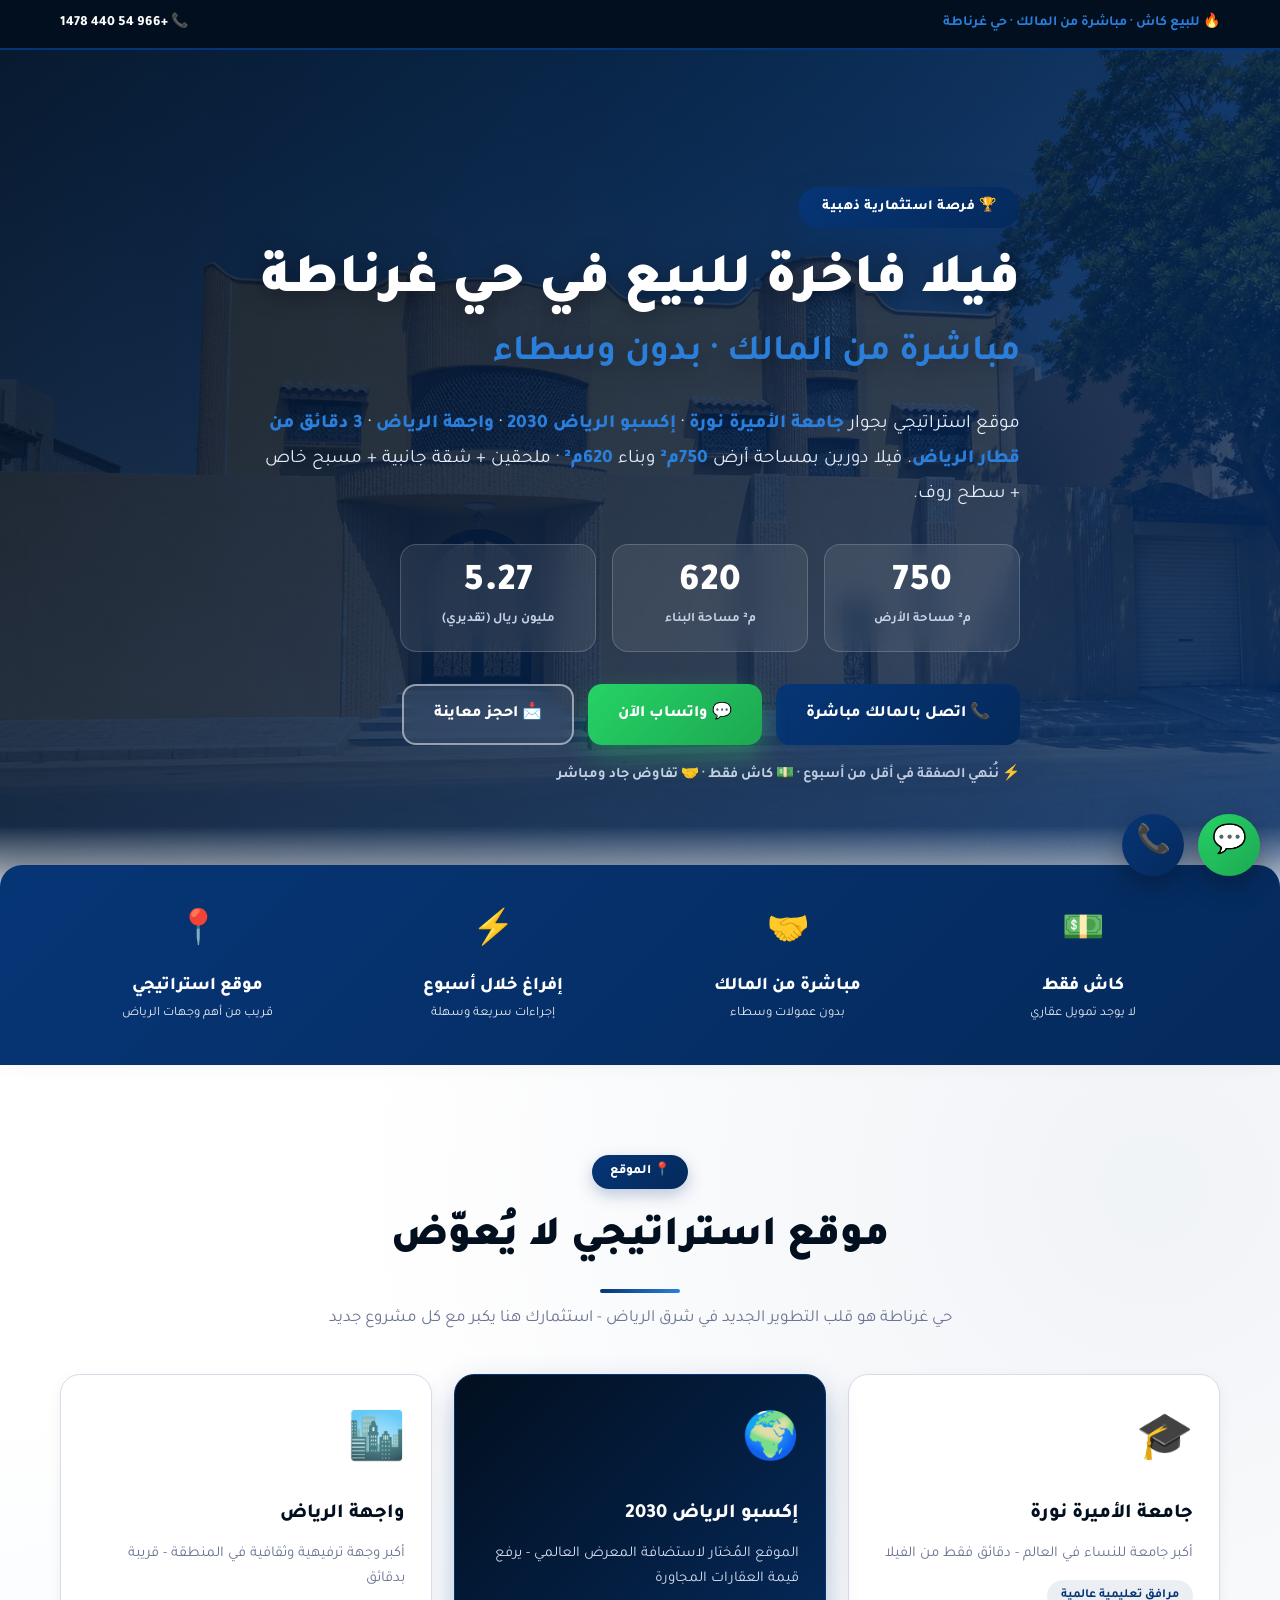
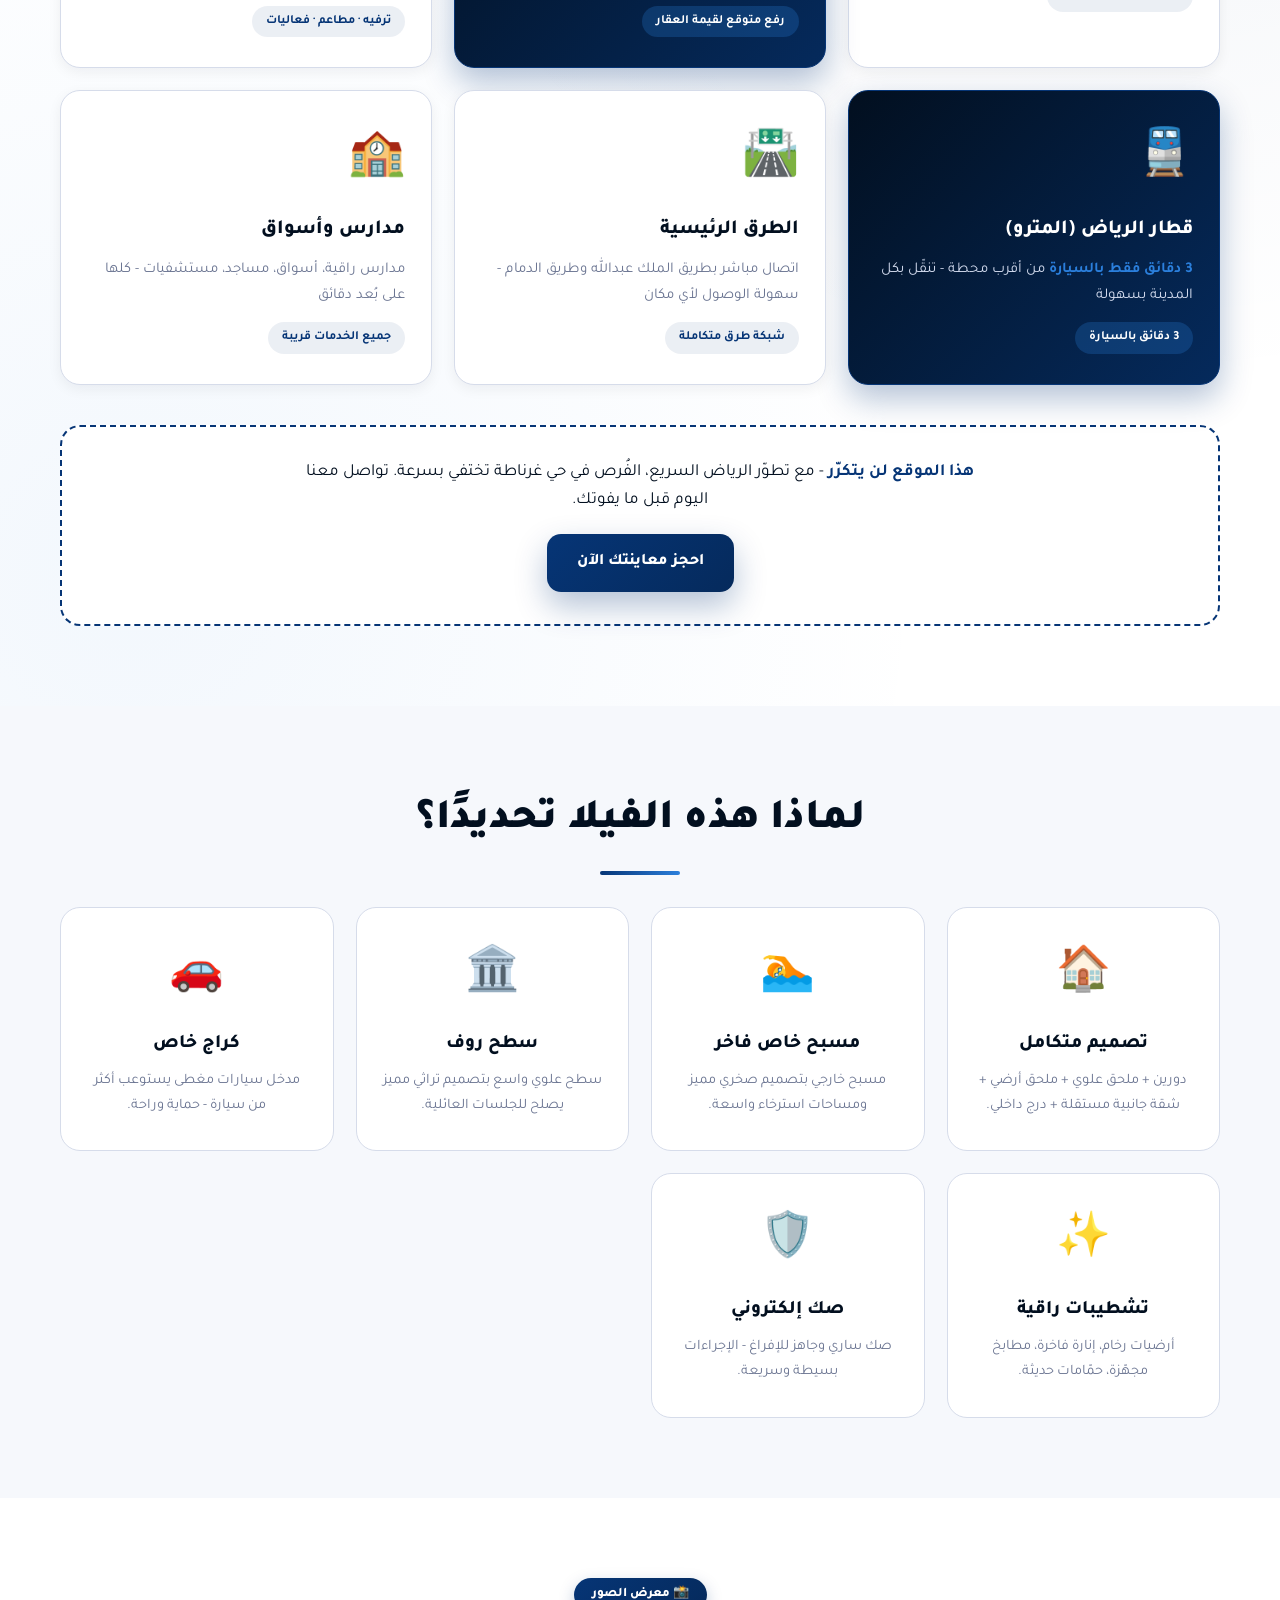
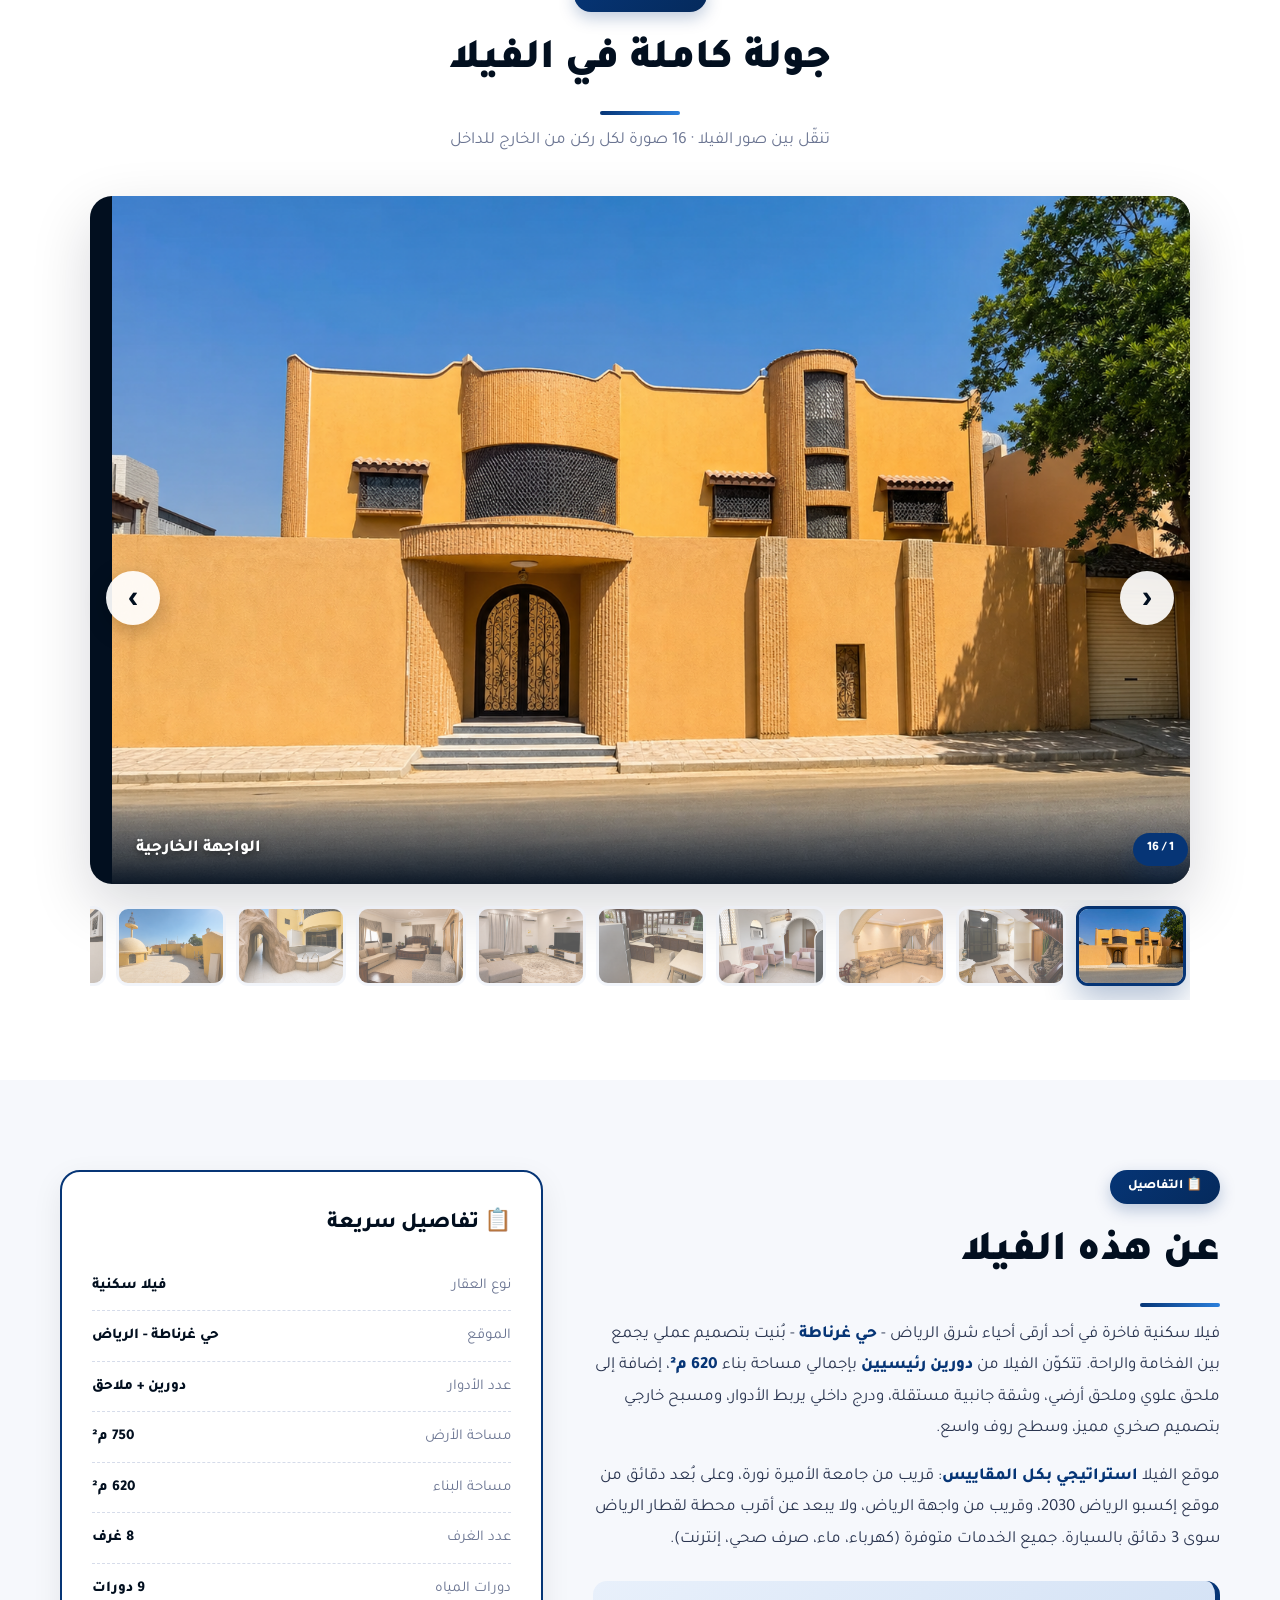
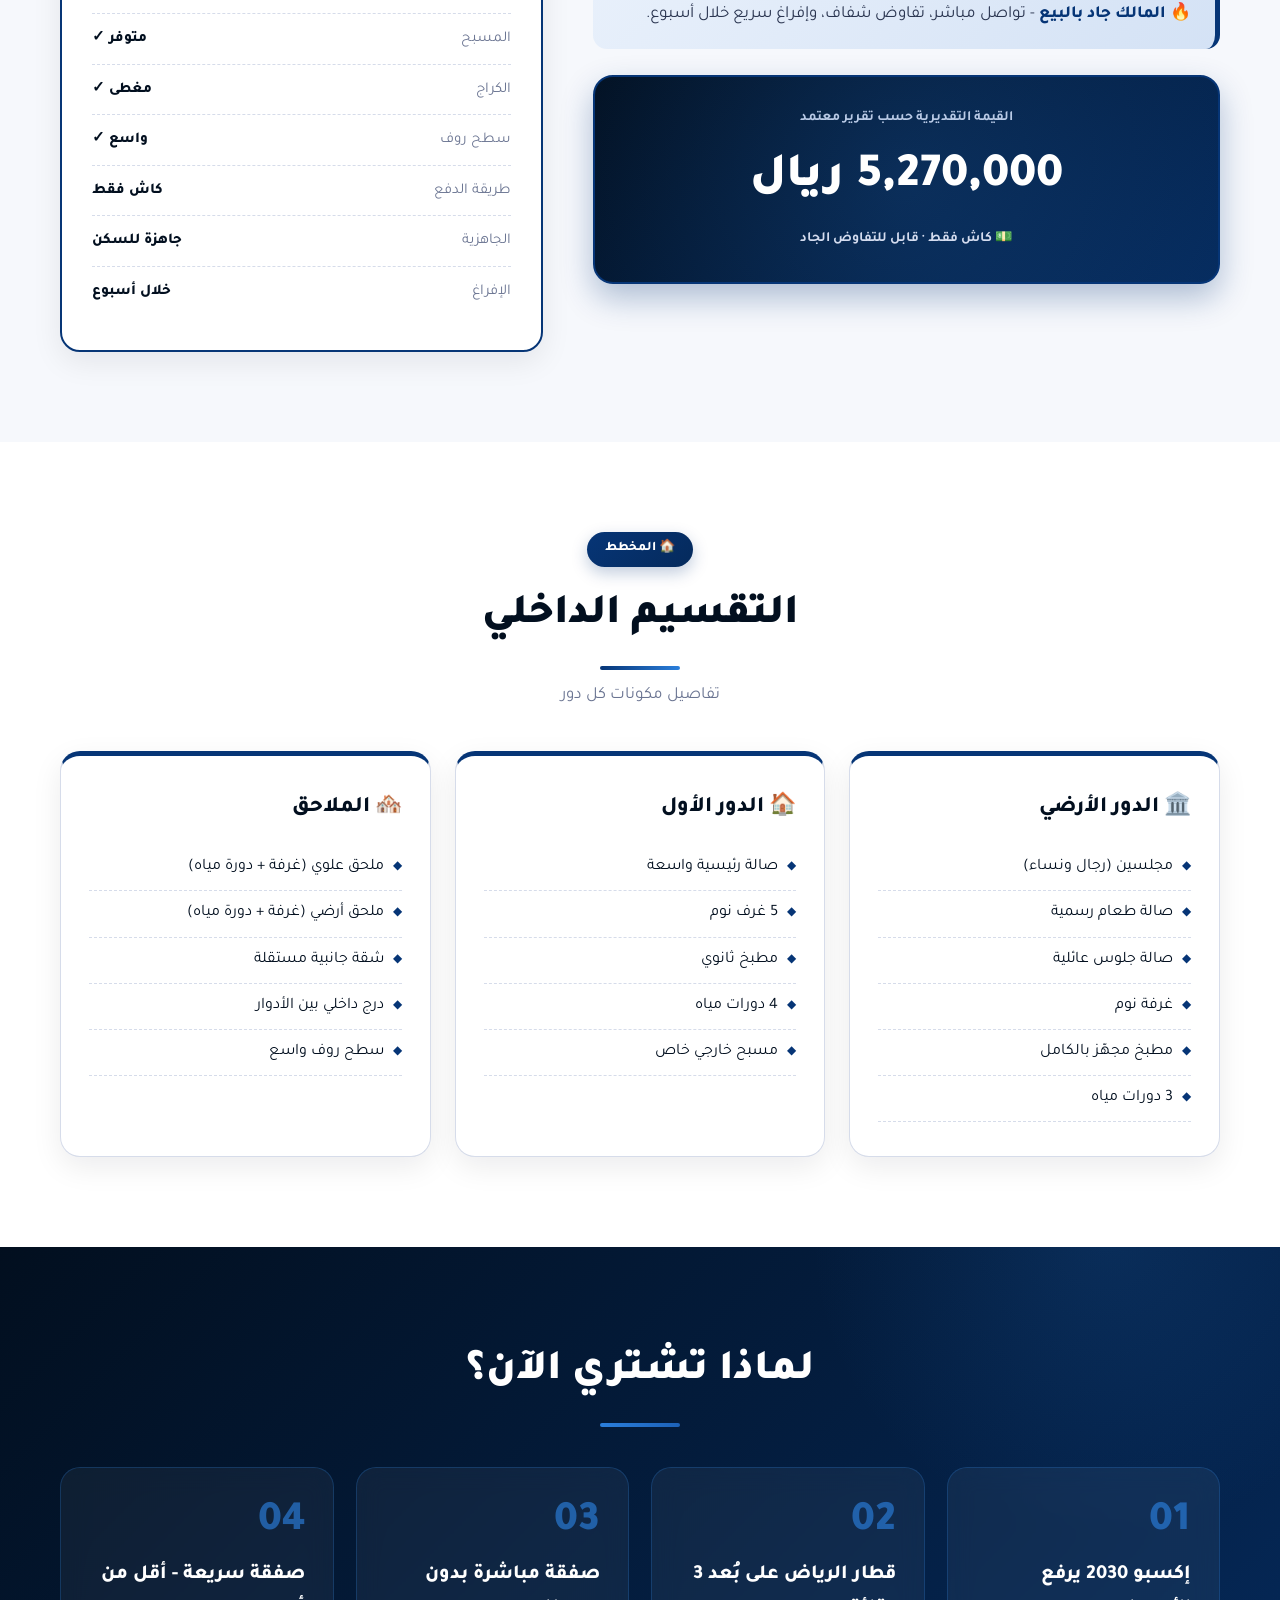
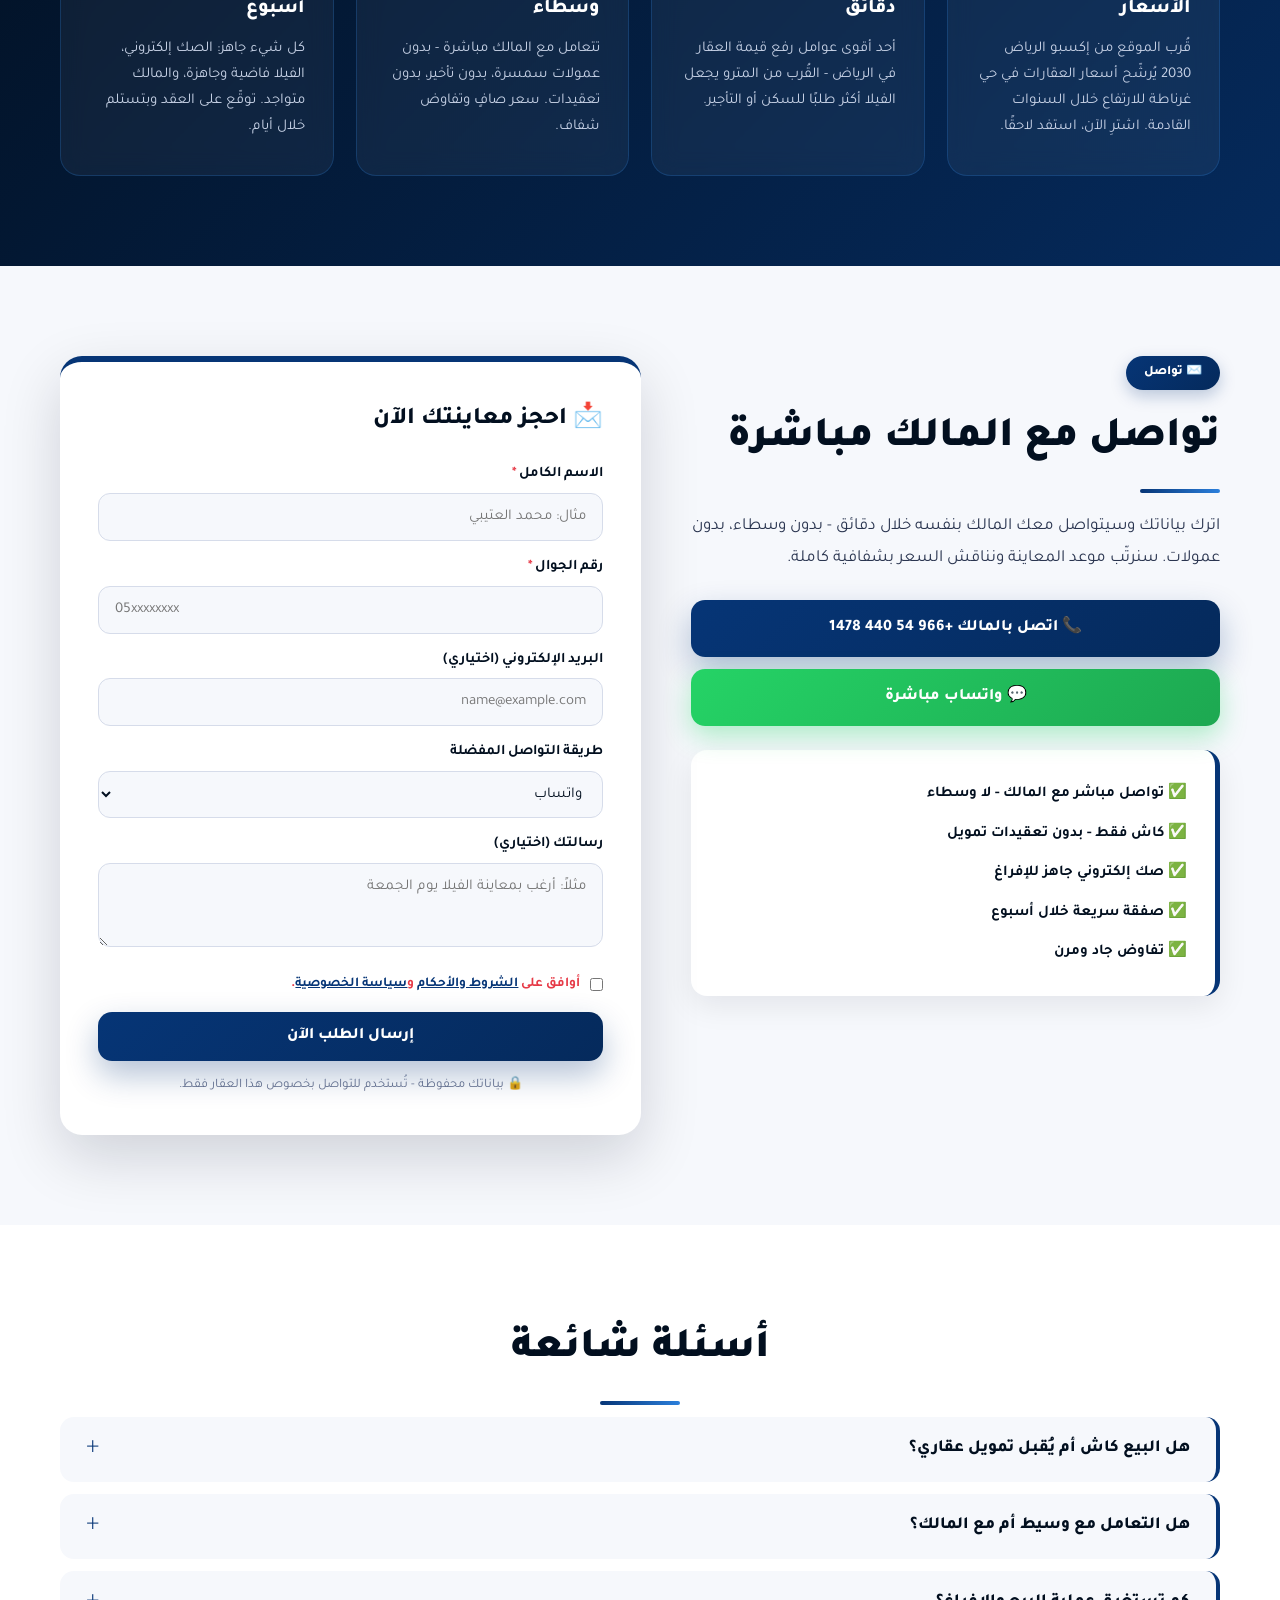
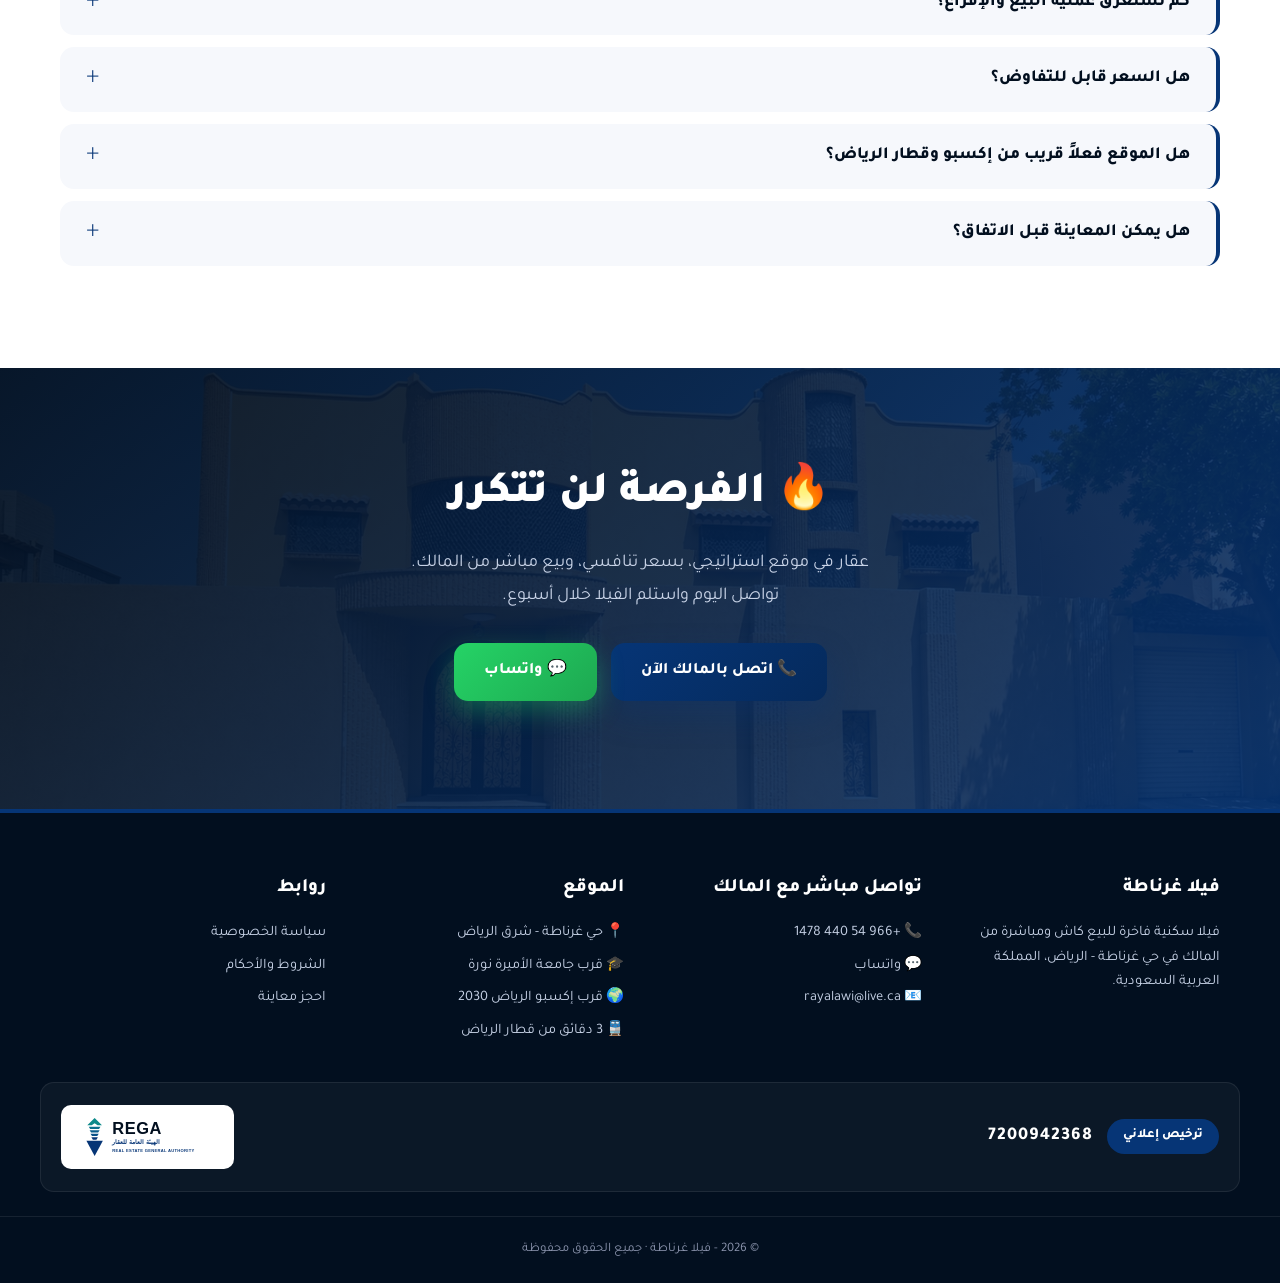
<file: index.html>
<!DOCTYPE html>
<html lang="ar" dir="rtl">
<head>
<meta charset="UTF-8" />
<meta name="viewport" content="width=device-width, initial-scale=1.0" />

<!-- Google tag (gtag.js) -->
<script async src="https://www.googletagmanager.com/gtag/js?id=AW-18141501943"></script>
<script>
  window.dataLayer = window.dataLayer || [];
  function gtag(){dataLayer.push(arguments);}
  gtag('js', new Date());
  gtag('config', 'AW-18141501943');
</script>

<title>فيلا فاخرة للبيع في حي غرناطة - الرياض | كاش فقط · 5.27 مليون ريال</title>
<meta name="description" content="فيلا سكنية للبيع مباشرة من المالك في حي غرناطة شرق الرياض، 750م² أرض و620م² بناء، قريبة من جامعة الأميرة نورة وإكسبو 2030 وواجهة الرياض ومحطة قطار الرياض. كاش فقط - بيع سريع." />
<meta name="keywords" content="فيلا للبيع, فيلا في الرياض, حي غرناطة, عقارات الرياض, جامعة الأميرة نورة, إكسبو الرياض 2030, واجهة الرياض, قطار الرياض, فيلا كاش, شرق الرياض, فيلا دورين, فيلا مع مسبح" />
<meta name="robots" content="index, follow, max-image-preview:large" />
<meta name="googlebot" content="index, follow, max-image-preview:large" />
<meta name="author" content="مالك العقار - حي غرناطة" />
<meta name="theme-color" content="#0a3d2e" />

<!-- Canonical -->
<link rel="canonical" href="https://villainriyadh.com/" />

<!-- hreflang -->
<link rel="alternate" hreflang="ar-SA" href="https://villainriyadh.com/" />
<link rel="alternate" hreflang="ar" href="https://villainriyadh.com/" />
<link rel="alternate" hreflang="x-default" href="https://villainriyadh.com/" />

<!-- Geo / Saudi Arabia local SEO -->
<meta name="geo.region" content="SA-01" />
<meta name="geo.placename" content="الرياض - حي غرناطة" />
<meta name="geo.position" content="24.8050;46.7705" />
<meta name="ICBM" content="24.8050, 46.7705" />

<!-- Open Graph -->
<meta property="og:type" content="website" />
<meta property="og:site_name" content="فيلا حي غرناطة - الرياض" />
<meta property="og:url" content="https://villainriyadh.com/" />
<meta property="og:title" content="فيلا فاخرة للبيع - حي غرناطة - مباشرة من المالك" />
<meta property="og:description" content="موقع استراتيجي بجوار جامعة الأميرة نورة وإكسبو 2030 وقطار الرياض. 750م² · بيع كاش · مباشرة من المالك." />
<meta property="og:image" content="https://villainriyadh.com/images/exterior.png" />
<meta property="og:image:secure_url" content="https://villainriyadh.com/images/exterior.png" />
<meta property="og:image:type" content="image/png" />
<meta property="og:image:width" content="1200" />
<meta property="og:image:height" content="630" />
<meta property="og:image:alt" content="فيلا فاخرة للبيع في حي غرناطة - الرياض" />
<meta property="og:locale" content="ar_SA" />

<!-- Twitter Card -->
<meta name="twitter:card" content="summary_large_image" />
<meta name="twitter:title" content="فيلا فاخرة للبيع - حي غرناطة - الرياض" />
<meta name="twitter:description" content="750م² أرض · 620م² بناء · قرب جامعة الأميرة نورة وإكسبو 2030. كاش فقط - مباشرة من المالك." />
<meta name="twitter:image" content="https://villainriyadh.com/images/exterior.png" />
<meta name="twitter:image:alt" content="فيلا فاخرة للبيع في حي غرناطة - الرياض" />

<!-- Favicon -->
<link rel="icon" type="image/svg+xml" href="images/rega-logo.svg" />
<link rel="apple-touch-icon" href="images/rega-logo.svg" />

<!-- Performance hints -->
<link rel="preconnect" href="https://fonts.googleapis.com" />
<link rel="preconnect" href="https://fonts.gstatic.com" crossorigin />
<link rel="preload" as="image" href="images/exterior.png" fetchpriority="high" />
<link href="https://fonts.googleapis.com/css2?family=Tajawal:wght@400;500;700;800;900&display=swap" rel="stylesheet" />
<link rel="stylesheet" href="styles.css" />

<script type="application/ld+json">
{
  "@context": "https://schema.org",
  "@type": "SingleFamilyResidence",
  "@id": "https://villainriyadh.com/#villa",
  "url": "https://villainriyadh.com/",
  "name": "فيلا سكنية للبيع - حي غرناطة - الرياض",
  "description": "فيلا دورين بمساحة بناء 620م² على أرض 750م² في حي غرناطة بالرياض، قريبة من جامعة الأميرة نورة وإكسبو 2030 وواجهة الرياض وقطار الرياض. كاش فقط - مباشرة من المالك.",
  "image": [
    "https://villainriyadh.com/images/exterior.png",
    "https://villainriyadh.com/images/majlis-formal.png",
    "https://villainriyadh.com/images/kitchen-main.png",
    "https://villainriyadh.com/images/master-bedroom.png",
    "https://villainriyadh.com/images/living-room.png",
    "https://villainriyadh.com/images/pool.png",
    "https://villainriyadh.com/images/rooftop.png",
    "https://villainriyadh.com/images/entrance.png"
  ],
  "address": {
    "@type": "PostalAddress",
    "streetAddress": "حي غرناطة",
    "addressLocality": "الرياض",
    "addressRegion": "منطقة الرياض",
    "addressCountry": "SA"
  },
  "geo": {
    "@type": "GeoCoordinates",
    "latitude": 24.8050,
    "longitude": 46.7705
  },
  "areaServed": {
    "@type": "City",
    "name": "الرياض",
    "containedInPlace": {
      "@type": "Country",
      "name": "المملكة العربية السعودية"
    }
  },
  "numberOfRooms": 8,
  "numberOfBedrooms": 5,
  "numberOfBathroomsTotal": 6,
  "numberOfFullBathrooms": 6,
  "floorSize": { "@type": "QuantitativeValue", "value": 620, "unitCode": "MTK" },
  "lotSize": { "@type": "QuantitativeValue", "value": 750, "unitCode": "MTK" },
  "yearBuilt": 2018,
  "amenityFeature": [
    { "@type": "LocationFeatureSpecification", "name": "مسبح خاص", "value": true },
    { "@type": "LocationFeatureSpecification", "name": "سطح روف", "value": true },
    { "@type": "LocationFeatureSpecification", "name": "ملحقين", "value": true },
    { "@type": "LocationFeatureSpecification", "name": "شقة جانبية", "value": true },
    { "@type": "LocationFeatureSpecification", "name": "موقف سيارات مغطى", "value": true },
    { "@type": "LocationFeatureSpecification", "name": "مجلس رجال ومجلس نساء", "value": true }
  ],
  "offers": {
    "@type": "Offer",
    "url": "https://villainriyadh.com/",
    "price": "5270000",
    "priceCurrency": "SAR",
    "availability": "https://schema.org/InStock",
    "paymentAccepted": "Cash",
    "validFrom": "2026-05-04",
    "seller": {
      "@type": "Person",
      "name": "مالك العقار",
      "telephone": "+966544401478",
      "areaServed": {
        "@type": "City",
        "name": "الرياض"
      }
    }
  }
}
</script>

<script type="application/ld+json">
{
  "@context": "https://schema.org",
  "@type": "BreadcrumbList",
  "itemListElement": [
    { "@type": "ListItem", "position": 1, "name": "الرئيسية", "item": "https://villainriyadh.com/" },
    { "@type": "ListItem", "position": 2, "name": "عقارات الرياض" },
    { "@type": "ListItem", "position": 3, "name": "فيلا حي غرناطة" }
  ]
}
</script>
</head>
<body>

<!-- Top bar -->
<div class="topbar">
  <div class="container topbar-inner">
    <span class="topbar-tag">🔥 للبيع كاش · مباشرة من المالك · حي غرناطة</span>
    <a href="tel:+966544401478" class="topbar-phone">📞 +966 54 440 1478</a>
  </div>
</div>

<!-- Hero -->
<header class="hero">
  <div class="hero-overlay"></div>
  <div class="container hero-content">
    <span class="hero-badge">🏆 فرصة استثمارية ذهبية</span>
    <h1>فيلا فاخرة للبيع في حي غرناطة<br/><span class="hero-h1-sub">مباشرة من المالك · بدون وسطاء</span></h1>
    <p class="hero-sub">
      موقع استراتيجي بجوار <b>جامعة الأميرة نورة</b> · <b>إكسبو الرياض 2030</b> · <b>واجهة الرياض</b> ·
      <b>3 دقائق من قطار الرياض</b>. فيلا دورين بمساحة أرض <b>750م²</b> وبناء <b>620م²</b> ·
      ملحقين + شقة جانبية + مسبح خاص + سطح روف.
    </p>

    <div class="hero-stats">
      <div class="stat"><span class="stat-num">750</span><span class="stat-lbl">م² مساحة الأرض</span></div>
      <div class="stat"><span class="stat-num">620</span><span class="stat-lbl">م² مساحة البناء</span></div>
      <div class="stat"><span class="stat-num">5.27</span><span class="stat-lbl">مليون ريال (تقديري)</span></div>
    </div>

    <div class="hero-cta">
      <a href="tel:+966544401478" class="btn btn-primary" data-trigger="call" data-trigger-source="hero">📞 اتصل بالمالك مباشرة</a>
      <a href="https://wa.me/966544401478?text=مرحباً، أرغب بالاستفسار عن فيلا حي غرناطة" target="_blank" rel="noopener" class="btn btn-whatsapp" data-trigger="whatsapp" data-trigger-source="hero">💬 واتساب الآن</a>
      <a href="#lead-form" class="btn btn-outline" data-trigger="form_scroll" data-trigger-source="hero">📩 احجز معاينة</a>
    </div>
    <p class="hero-note">⚡ نُنهي الصفقة في أقل من أسبوع · 💵 كاش فقط · 🤝 تفاوض جاد ومباشر</p>
  </div>
</header>

<!-- Urgency banner -->
<section class="urgency">
  <div class="container">
    <div class="urgency-grid">
      <div><span class="urgency-icon">💵</span><b>كاش فقط</b><small>لا يوجد تمويل عقاري</small></div>
      <div><span class="urgency-icon">🤝</span><b>مباشرة من المالك</b><small>بدون عمولات وسطاء</small></div>
      <div><span class="urgency-icon">⚡</span><b>إفراغ خلال أسبوع</b><small>إجراءات سريعة وسهلة</small></div>
      <div><span class="urgency-icon">📍</span><b>موقع استراتيجي</b><small>قريب من أهم وجهات الرياض</small></div>
    </div>
  </div>
</section>

<!-- Strategic Location - the killer section -->
<section class="location">
  <div class="container">
    <span class="section-badge">📍 الموقع</span>
    <h2 class="section-title">موقع استراتيجي لا يُعوّض</h2>
    <p class="section-sub">حي غرناطة هو قلب التطوير الجديد في شرق الرياض - استثمارك هنا يكبر مع كل مشروع جديد</p>

    <div class="location-grid">
      <div class="loc-card">
        <span class="loc-icon">🎓</span>
        <h3>جامعة الأميرة نورة</h3>
        <p>أكبر جامعة للنساء في العالم - دقائق فقط من الفيلا</p>
        <span class="loc-tag">مرافق تعليمية عالمية</span>
      </div>
      <div class="loc-card highlight">
        <span class="loc-icon">🌍</span>
        <h3>إكسبو الرياض 2030</h3>
        <p>الموقع المُختار لاستضافة المعرض العالمي - يرفع قيمة العقارات المجاورة</p>
        <span class="loc-tag">رفع متوقع لقيمة العقار</span>
      </div>
      <div class="loc-card">
        <span class="loc-icon">🏙️</span>
        <h3>واجهة الرياض</h3>
        <p>أكبر وجهة ترفيهية وثقافية في المنطقة - قريبة بدقائق</p>
        <span class="loc-tag">ترفيه · مطاعم · فعاليات</span>
      </div>
      <div class="loc-card highlight">
        <span class="loc-icon">🚆</span>
        <h3>قطار الرياض (المترو)</h3>
        <p><b>3 دقائق فقط بالسيارة</b> من أقرب محطة - تنقّل بكل المدينة بسهولة</p>
        <span class="loc-tag">3 دقائق بالسيارة</span>
      </div>
      <div class="loc-card">
        <span class="loc-icon">🛣️</span>
        <h3>الطرق الرئيسية</h3>
        <p>اتصال مباشر بطريق الملك عبدالله وطريق الدمام - سهولة الوصول لأي مكان</p>
        <span class="loc-tag">شبكة طرق متكاملة</span>
      </div>
      <div class="loc-card">
        <span class="loc-icon">🏫</span>
        <h3>مدارس وأسواق</h3>
        <p>مدارس راقية، أسواق، مساجد، مستشفيات - كلها على بُعد دقائق</p>
        <span class="loc-tag">جميع الخدمات قريبة</span>
      </div>
    </div>

    <div class="location-cta">
      <p><b>هذا الموقع لن يتكرّر</b> - مع تطوّر الرياض السريع، الفُرص في حي غرناطة تختفي بسرعة. تواصل معنا اليوم قبل ما يفوتك.</p>
      <a href="#lead-form" class="btn btn-primary">احجز معاينتك الآن</a>
    </div>
  </div>
</section>

<!-- Quick highlights -->
<section class="highlights">
  <div class="container">
    <h2 class="section-title">لماذا هذه الفيلا تحديدًا؟</h2>
    <div class="highlights-grid">
      <div class="hl"><span>🏠</span><h3>تصميم متكامل</h3><p>دورين + ملحق علوي + ملحق أرضي + شقة جانبية مستقلة + درج داخلي.</p></div>
      <div class="hl"><span>🏊</span><h3>مسبح خاص فاخر</h3><p>مسبح خارجي بتصميم صخري مميز ومساحات استرخاء واسعة.</p></div>
      <div class="hl"><span>🏛️</span><h3>سطح روف</h3><p>سطح علوي واسع بتصميم تراثي مميز يصلح للجلسات العائلية.</p></div>
      <div class="hl"><span>🚗</span><h3>كراج خاص</h3><p>مدخل سيارات مغطى يستوعب أكثر من سيارة - حماية وراحة.</p></div>
      <div class="hl"><span>✨</span><h3>تشطيبات راقية</h3><p>أرضيات رخام، إنارة فاخرة، مطابخ مجهّزة، حمّامات حديثة.</p></div>
      <div class="hl"><span>🛡️</span><h3>صك إلكتروني</h3><p>صك ساري وجاهز للإفراغ - الإجراءات بسيطة وسريعة.</p></div>
    </div>
  </div>
</section>

<!-- Gallery - INTERACTIVE CAROUSEL -->
<section class="gallery" id="gallery">
  <div class="container">
    <span class="section-badge">📸 معرض الصور</span>
    <h2 class="section-title">جولة كاملة في الفيلا</h2>
    <p class="section-sub">تنقّل بين صور الفيلا · 16 صورة لكل ركن من الخارج للداخل</p>

    <div class="carousel" id="carousel" aria-roledescription="carousel">
      <button class="car-arrow car-prev" aria-label="السابق" type="button">‹</button>
      <button class="car-arrow car-next" aria-label="التالي" type="button">›</button>

      <div class="car-stage">
        <div class="car-track">
          <div class="car-slide active" data-label="الواجهة الخارجية"><img src="images/exterior.png" alt="الواجهة الخارجية للفيلا"/></div>
          <div class="car-slide" data-label="المدخل الرئيسي"><img src="images/entrance.png" alt="المدخل الرئيسي" loading="lazy"/></div>
          <div class="car-slide" data-label="المجلس الرئيسي"><img src="images/majlis-formal.png" alt="المجلس الرئيسي" loading="lazy"/></div>
          <div class="car-slide" data-label="مجلس النساء"><img src="images/ladies-majlis.png" alt="مجلس النساء" loading="lazy"/></div>
          <div class="car-slide" data-label="المطبخ الرئيسي"><img src="images/kitchen-main.png" alt="المطبخ الرئيسي" loading="lazy"/></div>
          <div class="car-slide" data-label="صالة الجلوس"><img src="images/living-room.png" alt="صالة الجلوس العائلية" loading="lazy"/></div>
          <div class="car-slide" data-label="غرفة النوم الرئيسية"><img src="images/master-bedroom.png" alt="غرفة النوم الرئيسية" loading="lazy"/></div>
          <div class="car-slide" data-label="المسبح المميز"><img src="images/pool-cave.png" alt="المسبح بتصميم صخري" loading="lazy"/></div>
          <div class="car-slide" data-label="سطح الروف"><img src="images/rooftop.png" alt="سطح الفيلا" loading="lazy"/></div>
          <div class="car-slide" data-label="الدرج الداخلي"><img src="images/stairs.png" alt="الدرج الداخلي" loading="lazy"/></div>
          <div class="car-slide" data-label="صالة عائلية"><img src="images/family-room.png" alt="صالة عائلية" loading="lazy"/></div>
          <div class="car-slide" data-label="المطبخ الثانوي"><img src="images/kitchen-2.png" alt="مطبخ ثانوي" loading="lazy"/></div>
          <div class="car-slide" data-label="حمام بجاكوزي"><img src="images/bathroom-1.png" alt="دورة مياه مع جاكوزي" loading="lazy"/></div>
          <div class="car-slide" data-label="حمام حديث"><img src="images/bathroom-2.png" alt="دورة مياه حديثة" loading="lazy"/></div>
          <div class="car-slide" data-label="الكراج"><img src="images/carport.png" alt="كراج السيارات" loading="lazy"/></div>
          <div class="car-slide" data-label="المسبح"><img src="images/pool.png" alt="المسبح من زاوية أخرى" loading="lazy"/></div>
        </div>
        <div class="car-caption"><span class="car-counter">1 / 16</span><span class="car-label">الواجهة الخارجية</span></div>
      </div>

      <div class="car-thumbs" id="carThumbs">
        <button class="car-thumb active" data-index="0"><img src="images/exterior.png" alt=""/></button>
        <button class="car-thumb" data-index="1"><img src="images/entrance.png" alt=""/></button>
        <button class="car-thumb" data-index="2"><img src="images/majlis-formal.png" alt=""/></button>
        <button class="car-thumb" data-index="3"><img src="images/ladies-majlis.png" alt=""/></button>
        <button class="car-thumb" data-index="4"><img src="images/kitchen-main.png" alt=""/></button>
        <button class="car-thumb" data-index="5"><img src="images/living-room.png" alt=""/></button>
        <button class="car-thumb" data-index="6"><img src="images/master-bedroom.png" alt=""/></button>
        <button class="car-thumb" data-index="7"><img src="images/pool-cave.png" alt=""/></button>
        <button class="car-thumb" data-index="8"><img src="images/rooftop.png" alt=""/></button>
        <button class="car-thumb" data-index="9"><img src="images/stairs.png" alt=""/></button>
        <button class="car-thumb" data-index="10"><img src="images/family-room.png" alt=""/></button>
        <button class="car-thumb" data-index="11"><img src="images/kitchen-2.png" alt=""/></button>
        <button class="car-thumb" data-index="12"><img src="images/bathroom-1.png" alt=""/></button>
        <button class="car-thumb" data-index="13"><img src="images/bathroom-2.png" alt=""/></button>
        <button class="car-thumb" data-index="14"><img src="images/carport.png" alt=""/></button>
        <button class="car-thumb" data-index="15"><img src="images/pool.png" alt=""/></button>
      </div>
    </div>
  </div>
</section>

<!-- About + Price -->
<section class="about">
  <div class="container about-grid">
    <div class="about-text">
      <span class="section-badge">📋 التفاصيل</span>
      <h2 class="section-title section-title-right">عن هذه الفيلا</h2>
      <p>
        فيلا سكنية فاخرة في أحد أرقى أحياء شرق الرياض - <b>حي غرناطة</b> - بُنيت بتصميم عملي يجمع
        بين الفخامة والراحة. تتكوّن الفيلا من <b>دورين رئيسيين</b> بإجمالي مساحة بناء <b>620 م²</b>،
        إضافة إلى ملحق علوي وملحق أرضي، وشقة جانبية مستقلة، ودرج داخلي يربط الأدوار، ومسبح
        خارجي بتصميم صخري مميز، وسطح روف واسع.
      </p>
      <p>
        موقع الفيلا <b>استراتيجي بكل المقاييس</b>: قريب من جامعة الأميرة نورة، وعلى بُعد دقائق من
        موقع إكسبو الرياض 2030، وقريب من واجهة الرياض، ولا يبعد عن أقرب محطة لقطار الرياض سوى
        3 دقائق بالسيارة. جميع الخدمات متوفرة (كهرباء، ماء، صرف صحي، إنترنت).
      </p>
      <p class="hot-banner">
        🔥 <b>المالك جاد بالبيع</b> - تواصل مباشر، تفاوض شفاف، وإفراغ سريع خلال أسبوع.
      </p>
      <div class="price-box">
        <span class="price-lbl">القيمة التقديرية حسب تقرير معتمد</span>
        <span class="price-val">5,270,000 ريال</span>
        <span class="price-note">💵 كاش فقط · قابل للتفاوض الجاد</span>
      </div>
    </div>
    <aside class="about-spec">
      <h3>📋 تفاصيل سريعة</h3>
      <ul>
        <li><span>نوع العقار</span><b>فيلا سكنية</b></li>
        <li><span>الموقع</span><b>حي غرناطة - الرياض</b></li>
        <li><span>عدد الأدوار</span><b>دورين + ملاحق</b></li>
        <li><span>مساحة الأرض</span><b>750 م²</b></li>
        <li><span>مساحة البناء</span><b>620 م²</b></li>
        <li><span>عدد الغرف</span><b>8 غرف</b></li>
        <li><span>دورات المياه</span><b>9 دورات</b></li>
        <li><span>المسبح</span><b>متوفر ✓</b></li>
        <li><span>الكراج</span><b>مغطى ✓</b></li>
        <li><span>سطح روف</span><b>واسع ✓</b></li>
        <li><span>طريقة الدفع</span><b>كاش فقط</b></li>
        <li><span>الجاهزية</span><b>جاهزة للسكن</b></li>
        <li><span>الإفراغ</span><b>خلال أسبوع</b></li>
      </ul>
    </aside>
  </div>
</section>

<!-- Internal layout -->
<section class="layout">
  <div class="container">
    <span class="section-badge">🏠 المخطط</span>
    <h2 class="section-title">التقسيم الداخلي</h2>
    <p class="section-sub">تفاصيل مكونات كل دور</p>
    <div class="layout-grid">
      <div class="layout-card">
        <h3>🏛️ الدور الأرضي</h3>
        <ul>
          <li>مجلسين (رجال ونساء)</li>
          <li>صالة طعام رسمية</li>
          <li>صالة جلوس عائلية</li>
          <li>غرفة نوم</li>
          <li>مطبخ مجهّز بالكامل</li>
          <li>3 دورات مياه</li>
        </ul>
      </div>
      <div class="layout-card">
        <h3>🏠 الدور الأول</h3>
        <ul>
          <li>صالة رئيسية واسعة</li>
          <li>5 غرف نوم</li>
          <li>مطبخ ثانوي</li>
          <li>4 دورات مياه</li>
          <li>مسبح خارجي خاص</li>
        </ul>
      </div>
      <div class="layout-card">
        <h3>🏘️ الملاحق</h3>
        <ul>
          <li>ملحق علوي (غرفة + دورة مياه)</li>
          <li>ملحق أرضي (غرفة + دورة مياه)</li>
          <li>شقة جانبية مستقلة</li>
          <li>درج داخلي بين الأدوار</li>
          <li>سطح روف واسع</li>
        </ul>
      </div>
    </div>
  </div>
</section>

<!-- Why buy now -->
<section class="why-now">
  <div class="container">
    <h2 class="section-title">لماذا تشتري الآن؟</h2>
    <div class="why-grid">
      <div class="why-card">
        <span class="why-num">01</span>
        <h3>إكسبو 2030 يرفع الأسعار</h3>
        <p>قُرب الموقع من إكسبو الرياض 2030 يُرشّح أسعار العقارات في حي غرناطة للارتفاع خلال السنوات القادمة. اشترِ الآن، استفد لاحقًا.</p>
      </div>
      <div class="why-card">
        <span class="why-num">02</span>
        <h3>قطار الرياض على بُعد 3 دقائق</h3>
        <p>أحد أقوى عوامل رفع قيمة العقار في الرياض - القُرب من المترو يجعل الفيلا أكثر طلبًا للسكن أو التأجير.</p>
      </div>
      <div class="why-card">
        <span class="why-num">03</span>
        <h3>صفقة مباشرة بدون وسطاء</h3>
        <p>تتعامل مع المالك مباشرة - بدون عمولات سمسرة، بدون تأخير، بدون تعقيدات. سعر صافٍ وتفاوض شفاف.</p>
      </div>
      <div class="why-card">
        <span class="why-num">04</span>
        <h3>صفقة سريعة - أقل من أسبوع</h3>
        <p>كل شيء جاهز: الصك إلكتروني، الفيلا فاضية وجاهزة، والمالك متواجد. توقّع على العقد وبتستلم خلال أيام.</p>
      </div>
    </div>
  </div>
</section>

<!-- Lead form -->
<section class="lead" id="lead-form">
  <div class="container lead-grid">
    <div class="lead-text">
      <span class="section-badge">✉️ تواصل</span>
      <h2 class="section-title section-title-right">تواصل مع المالك مباشرة</h2>
      <p>اترك بياناتك وسيتواصل معك المالك بنفسه خلال دقائق - بدون وسطاء، بدون عمولات.
      سنرتّب موعد المعاينة ونناقش السعر بشفافية كاملة.</p>

      <div class="contact-quick">
        <a href="tel:+966544401478" class="btn btn-primary btn-block" data-trigger="call" data-trigger-source="lead-section">📞 اتصل بالمالك +966 54 440 1478</a>
        <a href="https://wa.me/966544401478?text=مرحباً، أرغب بالاستفسار عن فيلا حي غرناطة" target="_blank" rel="noopener" class="btn btn-whatsapp btn-block" data-trigger="whatsapp" data-trigger-source="lead-section">💬 واتساب مباشرة</a>
      </div>

      <ul class="trust-list">
        <li>✅ تواصل مباشر مع المالك - لا وسطاء</li>
        <li>✅ كاش فقط - بدون تعقيدات تمويل</li>
        <li>✅ صك إلكتروني جاهز للإفراغ</li>
        <li>✅ صفقة سريعة خلال أسبوع</li>
        <li>✅ تفاوض جاد ومرن</li>
      </ul>
    </div>

    <form class="lead-form" name="lead-form" method="POST" action="/thank-you.html" data-netlify="true" netlify-honeypot="bot-field" novalidate>
      <input type="hidden" name="form-name" value="lead-form" />
      <p style="display:none"><label>Don't fill this out: <input name="bot-field" /></label></p>
      <h3>📩 احجز معاينتك الآن</h3>

      <label>
        الاسم الكامل <span>*</span>
        <input type="text" name="name" required placeholder="مثال: محمد العتيبي" />
      </label>

      <label>
        رقم الجوال <span>*</span>
        <input type="tel" name="phone" required pattern="[0-9+\s]{8,15}" placeholder="05xxxxxxxx" />
      </label>

      <label>
        البريد الإلكتروني (اختياري)
        <input type="email" name="email" placeholder="name@example.com" />
      </label>

      <label>
        طريقة التواصل المفضلة
        <select name="contact_method">
          <option value="whatsapp">واتساب</option>
          <option value="call">مكالمة هاتفية</option>
          <option value="any">أي طريقة</option>
        </select>
      </label>

      <label>
        رسالتك (اختياري)
        <textarea name="message" rows="3" placeholder="مثلاً: أرغب بمعاينة الفيلا يوم الجمعة"></textarea>
      </label>

      <label class="check">
        <input type="checkbox" name="agree" required />
        <span>أوافق على <a href="terms.html">الشروط والأحكام</a> و<a href="privacy.html">سياسة الخصوصية</a>.</span>
      </label>

      <button type="submit" class="btn btn-primary btn-block">إرسال الطلب الآن</button>
      <p class="form-note">🔒 بياناتك محفوظة - تُستخدم للتواصل بخصوص هذا العقار فقط.</p>
    </form>
  </div>
</section>

<!-- FAQ -->
<section class="faq">
  <div class="container">
    <h2 class="section-title">أسئلة شائعة</h2>
    <details><summary>هل البيع كاش أم يُقبل تمويل عقاري؟</summary><p><b>البيع كاش فقط.</b> لا نقبل تمويل عقاري - نُفضّل التعامل المباشر والسريع.</p></details>
    <details><summary>هل التعامل مع وسيط أم مع المالك؟</summary><p><b>التعامل مباشرة مع المالك</b> - بدون وسطاء وبدون عمولات سمسرة. سعر صافٍ وتواصل مباشر.</p></details>
    <details><summary>كم تستغرق عملية البيع والإفراغ؟</summary><p>الفيلا جاهزة والصك إلكتروني - <b>نُنهي الإفراغ خلال أسبوع</b> من الاتفاق على السعر.</p></details>
    <details><summary>هل السعر قابل للتفاوض؟</summary><p>نعم، 5.27 مليون ريال هي القيمة التقديرية حسب تقرير معتمد، ونرحّب بالعروض الجادة.</p></details>
    <details><summary>هل الموقع فعلاً قريب من إكسبو وقطار الرياض؟</summary><p>نعم - الفيلا في حي غرناطة، قريبة من جامعة الأميرة نورة، وعلى بُعد دقائق من موقع إكسبو الرياض 2030 وواجهة الرياض، و3 دقائق فقط من أقرب محطة لقطار الرياض.</p></details>
    <details><summary>هل يمكن المعاينة قبل الاتفاق؟</summary><p>طبعًا - تواصل عبر الاتصال أو واتساب أو النموذج، ونحدّد موعد مناسب لك للمعاينة.</p></details>
  </div>
</section>

<!-- Final CTA -->
<section class="final-cta">
  <div class="container">
    <h2>🔥 الفرصة لن تتكرر</h2>
    <p>عقار في موقع استراتيجي، بسعر تنافسي، وبيع مباشر من المالك.<br/>تواصل اليوم واستلم الفيلا خلال أسبوع.</p>
    <div class="hero-cta">
      <a href="tel:+966544401478" class="btn btn-primary" data-trigger="call" data-trigger-source="final-cta">📞 اتصل بالمالك الآن</a>
      <a href="https://wa.me/966544401478?text=مرحباً، أرغب بالاستفسار عن فيلا حي غرناطة" target="_blank" rel="noopener" class="btn btn-whatsapp" data-trigger="whatsapp" data-trigger-source="final-cta">💬 واتساب</a>
    </div>
  </div>
</section>

<!-- Footer -->
<footer class="footer">
  <div class="container footer-grid">
    <div>
      <h4>فيلا غرناطة</h4>
      <p>فيلا سكنية فاخرة للبيع كاش ومباشرة من المالك في حي غرناطة - الرياض، المملكة العربية السعودية.</p>
    </div>
    <div>
      <h4>تواصل مباشر مع المالك</h4>
      <p>📞 <a href="tel:+966544401478" data-trigger="call" data-trigger-source="footer">+966 54 440 1478</a></p>
      <p>💬 <a href="https://wa.me/966544401478" target="_blank" rel="noopener" data-trigger="whatsapp" data-trigger-source="footer">واتساب</a></p>
      <p>📧 <a href="mailto:rayalawi@live.ca">rayalawi@live.ca</a></p>
    </div>
    <div>
      <h4>الموقع</h4>
      <p>📍 حي غرناطة - شرق الرياض</p>
      <p>🎓 قرب جامعة الأميرة نورة</p>
      <p>🌍 قرب إكسبو الرياض 2030</p>
      <p>🚆 3 دقائق من قطار الرياض</p>
    </div>
    <div>
      <h4>روابط</h4>
      <p><a href="privacy.html">سياسة الخصوصية</a></p>
      <p><a href="terms.html">الشروط والأحكام</a></p>
      <p><a href="#lead-form">احجز معاينة</a></p>
    </div>
  </div>

  <!-- License + REGA -->
  <div class="container license-bar">
    <div class="license-info">
      <span class="license-tag">ترخيص إعلاني</span>
      <span class="license-num">7200942368</span>
    </div>
    <div class="license-logo">
      <img src="images/rega-logo.svg" alt="الهيئة العامة للعقار - REGA" />
    </div>
  </div>

  <div class="copy">© 2026 - فيلا غرناطة · جميع الحقوق محفوظة</div>
</footer>

<!-- Floating buttons -->
<a href="https://wa.me/966544401478?text=مرحباً، أرغب بالاستفسار عن فيلا حي غرناطة" target="_blank" rel="noopener" class="float-wa" aria-label="واتساب" data-trigger="whatsapp" data-trigger-source="float">💬</a>
<a href="tel:+966544401478" class="float-call" aria-label="اتصال" data-trigger="call" data-trigger-source="float">📞</a>

<!-- Topbar phone trigger -->
<script>
  document.querySelectorAll('.topbar-phone').forEach(el=>{
    if(el.tagName==='A' && el.href.startsWith('tel:')){
      el.dataset.trigger='call'; el.dataset.triggerSource='topbar';
    }
  });

  /* === Conversion / analytics dispatcher ===
     Listens for clicks on any element with [data-trigger] and fires:
       - window.dataLayer.push (Google Tag Manager)
       - gtag('event', ...) (Google Ads / GA4) if gtag is loaded
       - fbq('track', ...) for Meta Pixel if loaded
     Add your IDs to the gtag/fbq snippets in <head> when ready. */
  document.addEventListener('click', function(e){
    var t = e.target.closest('[data-trigger]');
    if(!t) return;
    var trigger = t.dataset.trigger;
    var source = t.dataset.triggerSource || 'unknown';
    var payload = { event: 'cta_click', trigger: trigger, source: source };
    (window.dataLayer = window.dataLayer || []).push(payload);
    if (typeof gtag === 'function') {
      gtag('event', trigger + '_click', { source: source });
      // Conversion (replace AW-XXXXXXX/LABEL with your IDs):
      // gtag('event', 'conversion', {'send_to': 'AW-XXXXXXX/LABEL'});
    }
    if (typeof fbq === 'function') {
      fbq('trackCustom', trigger === 'call' ? 'Call' : trigger === 'whatsapp' ? 'WhatsAppClick' : 'CTA', { source: source });
    }
    console.log('[trigger]', payload);
  }, false);

  /* === Carousel (manual only — no autoplay, no page-scroll) === */
  (function(){
    var car = document.getElementById('carousel');
    if(!car) return;
    var slides = car.querySelectorAll('.car-slide');
    var thumbs = car.querySelectorAll('.car-thumb');
    var thumbsBox = car.querySelector('.car-thumbs');
    var counter = car.querySelector('.car-counter');
    var label = car.querySelector('.car-label');
    var prev = car.querySelector('.car-prev');
    var next = car.querySelector('.car-next');
    var idx = 0;

    function centerThumb(){
      var th = thumbs[idx];
      if(!th || !thumbsBox) return;
      // scroll only the thumbnail strip horizontally — never the page
      var target = th.offsetLeft - (thumbsBox.clientWidth / 2) + (th.clientWidth / 2);
      thumbsBox.scrollTo({ left: target, behavior: 'smooth' });
    }

    function go(n){
      idx = (n + slides.length) % slides.length;
      slides.forEach(function(s,i){ s.classList.toggle('active', i===idx); });
      thumbs.forEach(function(t,i){ t.classList.toggle('active', i===idx); });
      counter.textContent = (idx+1) + ' / ' + slides.length;
      label.textContent = slides[idx].dataset.label || '';
      centerThumb();
    }

    prev.addEventListener('click', function(){ go(idx-1); });
    next.addEventListener('click', function(){ go(idx+1); });
    thumbs.forEach(function(t){
      t.addEventListener('click', function(){ go(parseInt(t.dataset.index,10)); });
    });

    /* Keyboard nav only when carousel is in view AND focused */
    car.setAttribute('tabindex','0');
    car.addEventListener('keydown', function(e){
      if(e.key==='ArrowLeft'){ e.preventDefault(); go(idx+1); }   // RTL: left = next
      if(e.key==='ArrowRight'){ e.preventDefault(); go(idx-1); }  // RTL: right = prev
    });

    /* Touch swipe on stage */
    var startX=0, dx=0;
    var stage = car.querySelector('.car-stage');
    stage.addEventListener('touchstart', function(e){ startX = e.touches[0].clientX; dx=0; }, {passive:true});
    stage.addEventListener('touchmove', function(e){ dx = e.touches[0].clientX - startX; }, {passive:true});
    stage.addEventListener('touchend', function(){
      if(Math.abs(dx) > 50){ go(idx + (dx>0 ? -1 : 1)); }
    });
  })();
</script>

</body>
</html>
</file>
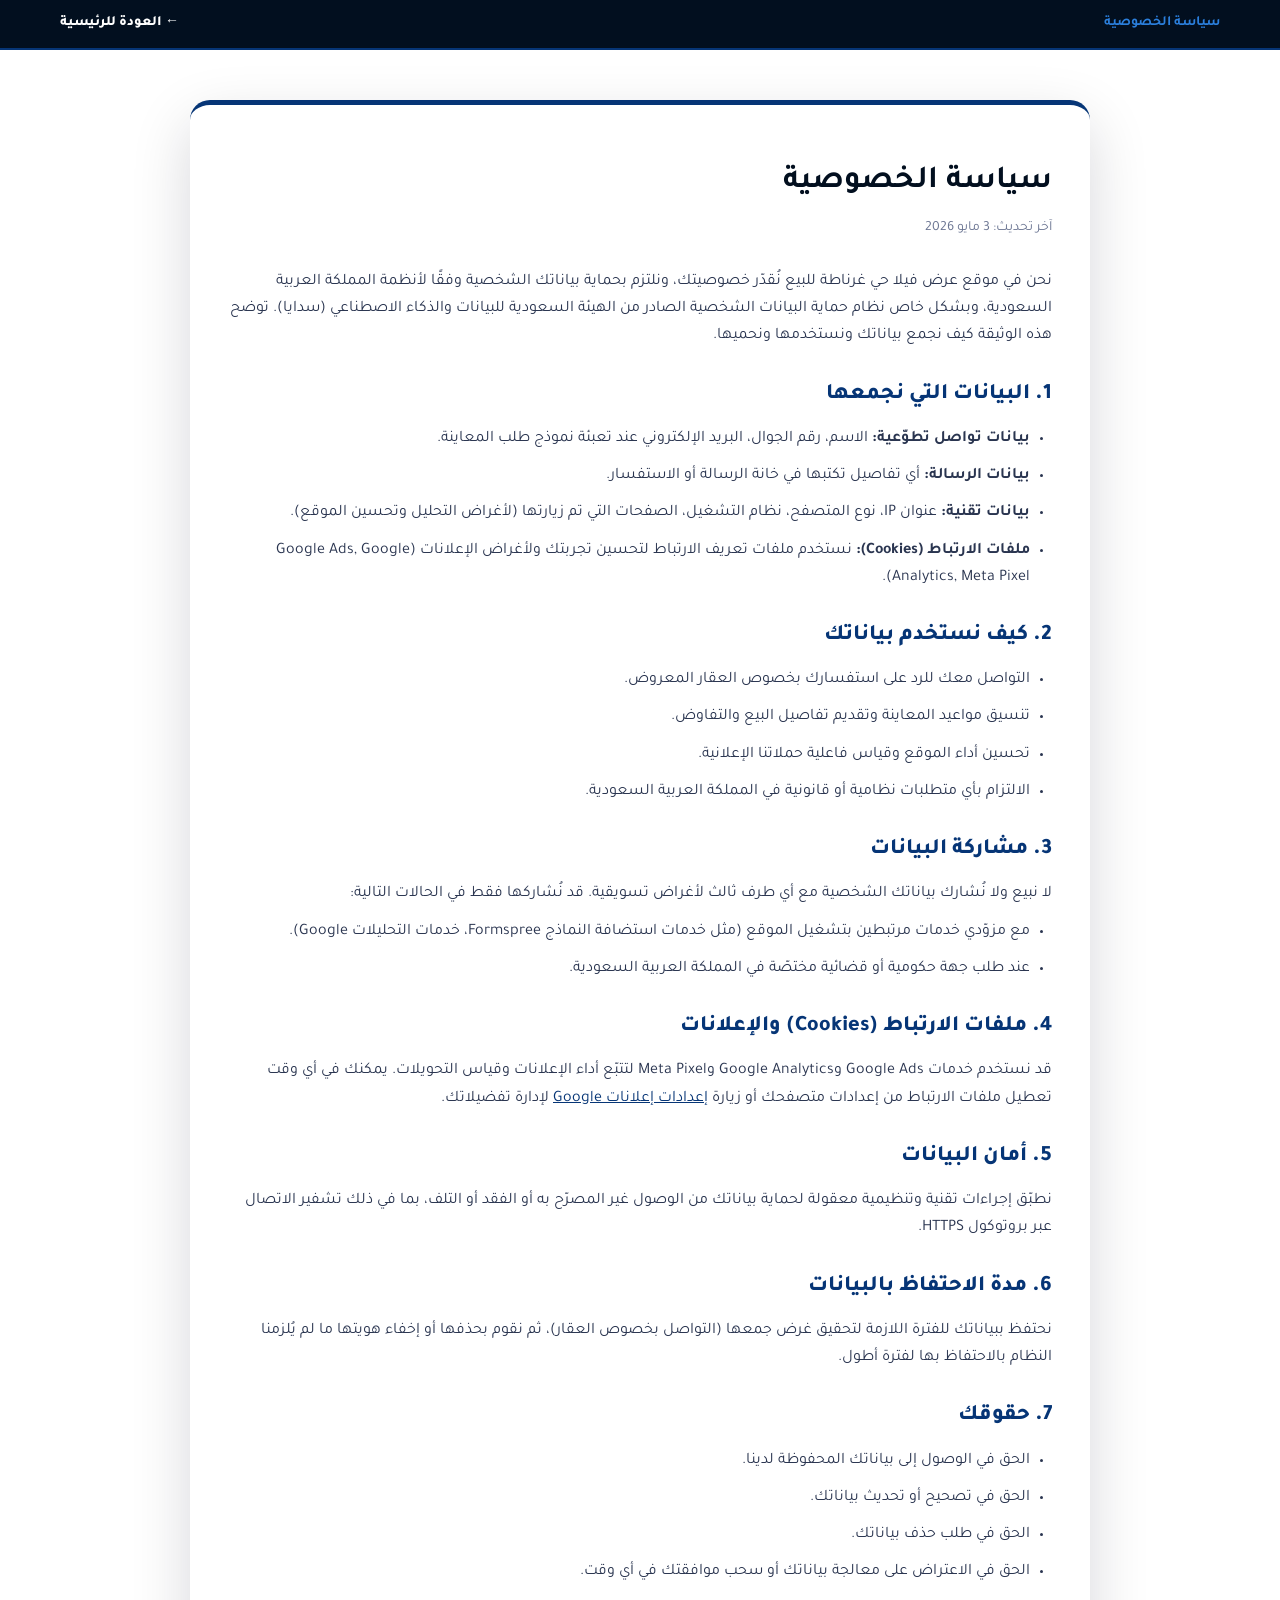
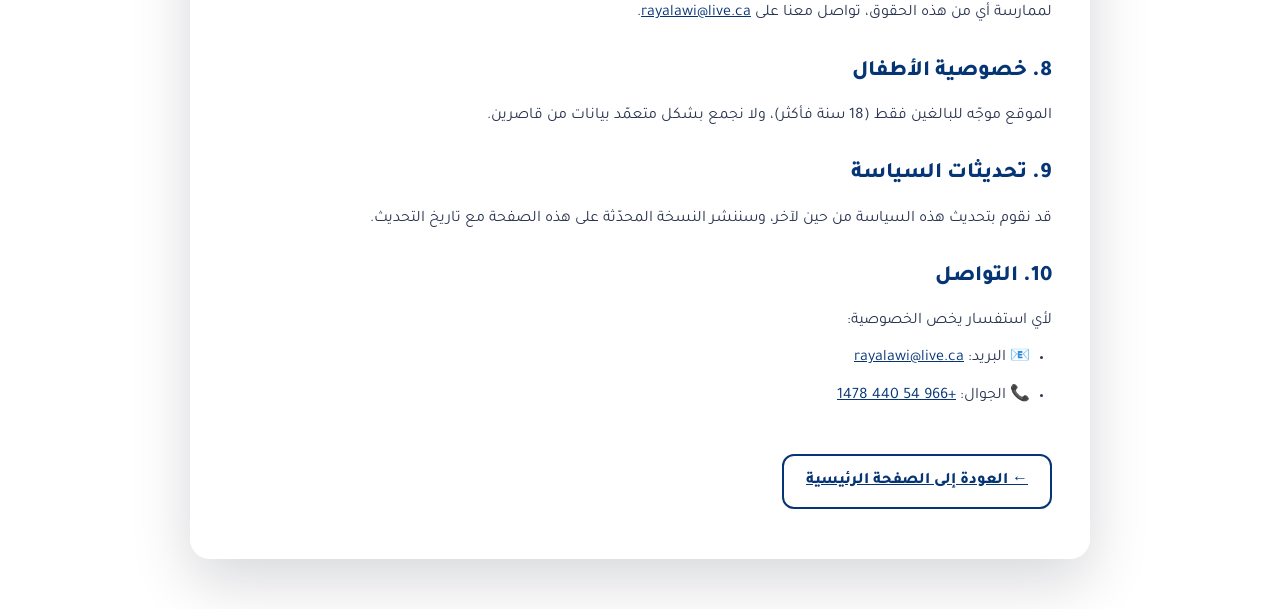
<file: privacy.html>
<!DOCTYPE html>
<html lang="ar" dir="rtl">
<head>
<meta charset="UTF-8" />
<meta name="viewport" content="width=device-width, initial-scale=1.0" />

<!-- Google tag (gtag.js) -->
<script async src="https://www.googletagmanager.com/gtag/js?id=AW-18141501943"></script>
<script>
  window.dataLayer = window.dataLayer || [];
  function gtag(){dataLayer.push(arguments);}
  gtag('js', new Date());
  gtag('config', 'AW-18141501943');
</script>

<title>سياسة الخصوصية - فيلا غرناطة للبيع</title>
<meta name="description" content="سياسة الخصوصية الخاصة بموقع عرض فيلا حي غرناطة للبيع في الرياض." />
<meta name="robots" content="index, follow" />
<link rel="canonical" href="https://villainriyadh.com/privacy.html" />
<link rel="icon" type="image/svg+xml" href="images/rega-logo.svg" />
<link rel="preconnect" href="https://fonts.googleapis.com" />
<link rel="preconnect" href="https://fonts.gstatic.com" crossorigin />
<link href="https://fonts.googleapis.com/css2?family=Tajawal:wght@400;500;700;900&display=swap" rel="stylesheet" />
<link rel="stylesheet" href="styles.css" />
</head>
<body>
<div class="topbar">
  <div class="container topbar-inner">
    <span class="topbar-tag">سياسة الخصوصية</span>
    <a href="index.html" class="topbar-phone">← العودة للرئيسية</a>
  </div>
</div>

<main class="legal-page">
  <h1>سياسة الخصوصية</h1>
  <p class="updated">آخر تحديث: 3 مايو 2026</p>

  <p>نحن في موقع عرض فيلا حي غرناطة للبيع نُقدّر خصوصيتك، ونلتزم بحماية بياناتك الشخصية وفقًا
  لأنظمة المملكة العربية السعودية، وبشكل خاص نظام حماية البيانات الشخصية الصادر من الهيئة
  السعودية للبيانات والذكاء الاصطناعي (سدايا). توضح هذه الوثيقة كيف نجمع بياناتك ونستخدمها
  ونحميها.</p>

  <h2>1. البيانات التي نجمعها</h2>
  <ul>
    <li><b>بيانات تواصل تطوّعية:</b> الاسم، رقم الجوال، البريد الإلكتروني عند تعبئة نموذج طلب المعاينة.</li>
    <li><b>بيانات الرسالة:</b> أي تفاصيل تكتبها في خانة الرسالة أو الاستفسار.</li>
    <li><b>بيانات تقنية:</b> عنوان IP، نوع المتصفح، نظام التشغيل، الصفحات التي تم زيارتها (لأغراض التحليل وتحسين الموقع).</li>
    <li><b>ملفات الارتباط (Cookies):</b> نستخدم ملفات تعريف الارتباط لتحسين تجربتك ولأغراض الإعلانات (Google Ads, Google Analytics, Meta Pixel).</li>
  </ul>

  <h2>2. كيف نستخدم بياناتك</h2>
  <ul>
    <li>التواصل معك للرد على استفسارك بخصوص العقار المعروض.</li>
    <li>تنسيق مواعيد المعاينة وتقديم تفاصيل البيع والتفاوض.</li>
    <li>تحسين أداء الموقع وقياس فاعلية حملاتنا الإعلانية.</li>
    <li>الالتزام بأي متطلبات نظامية أو قانونية في المملكة العربية السعودية.</li>
  </ul>

  <h2>3. مشاركة البيانات</h2>
  <p>لا نبيع ولا نُشارك بياناتك الشخصية مع أي طرف ثالث لأغراض تسويقية. قد نُشاركها فقط في الحالات التالية:</p>
  <ul>
    <li>مع مزوّدي خدمات مرتبطين بتشغيل الموقع (مثل خدمات استضافة النماذج Formspree، خدمات التحليلات Google).</li>
    <li>عند طلب جهة حكومية أو قضائية مختصّة في المملكة العربية السعودية.</li>
  </ul>

  <h2>4. ملفات الارتباط (Cookies) والإعلانات</h2>
  <p>قد نستخدم خدمات Google Ads وGoogle Analytics وMeta Pixel لتتبّع أداء الإعلانات وقياس
  التحويلات. يمكنك في أي وقت تعطيل ملفات الارتباط من إعدادات متصفحك أو زيارة
  <a href="https://adssettings.google.com" target="_blank" rel="noopener">إعدادات إعلانات Google</a>
  لإدارة تفضيلاتك.</p>

  <h2>5. أمان البيانات</h2>
  <p>نطبّق إجراءات تقنية وتنظيمية معقولة لحماية بياناتك من الوصول غير المصرّح به أو الفقد أو
  التلف، بما في ذلك تشفير الاتصال عبر بروتوكول HTTPS.</p>

  <h2>6. مدة الاحتفاظ بالبيانات</h2>
  <p>نحتفظ ببياناتك للفترة اللازمة لتحقيق غرض جمعها (التواصل بخصوص العقار)، ثم نقوم بحذفها
  أو إخفاء هويتها ما لم يُلزمنا النظام بالاحتفاظ بها لفترة أطول.</p>

  <h2>7. حقوقك</h2>
  <ul>
    <li>الحق في الوصول إلى بياناتك المحفوظة لدينا.</li>
    <li>الحق في تصحيح أو تحديث بياناتك.</li>
    <li>الحق في طلب حذف بياناتك.</li>
    <li>الحق في الاعتراض على معالجة بياناتك أو سحب موافقتك في أي وقت.</li>
  </ul>
  <p>لممارسة أي من هذه الحقوق، تواصل معنا على <a href="mailto:rayalawi@live.ca">rayalawi@live.ca</a>.</p>

  <h2>8. خصوصية الأطفال</h2>
  <p>الموقع موجّه للبالغين فقط (18 سنة فأكثر)، ولا نجمع بشكل متعمّد بيانات من قاصرين.</p>

  <h2>9. تحديثات السياسة</h2>
  <p>قد نقوم بتحديث هذه السياسة من حين لآخر، وسننشر النسخة المحدّثة على هذه الصفحة مع تاريخ
  التحديث.</p>

  <h2>10. التواصل</h2>
  <p>لأي استفسار يخص الخصوصية:</p>
  <ul>
    <li>📧 البريد: <a href="mailto:rayalawi@live.ca">rayalawi@live.ca</a></li>
    <li>📞 الجوال: <a href="tel:+966544401478">+966 54 440 1478</a></li>
  </ul>

  <a href="index.html" class="legal-back">← العودة إلى الصفحة الرئيسية</a>
</main>
</body>
</html>
</file>
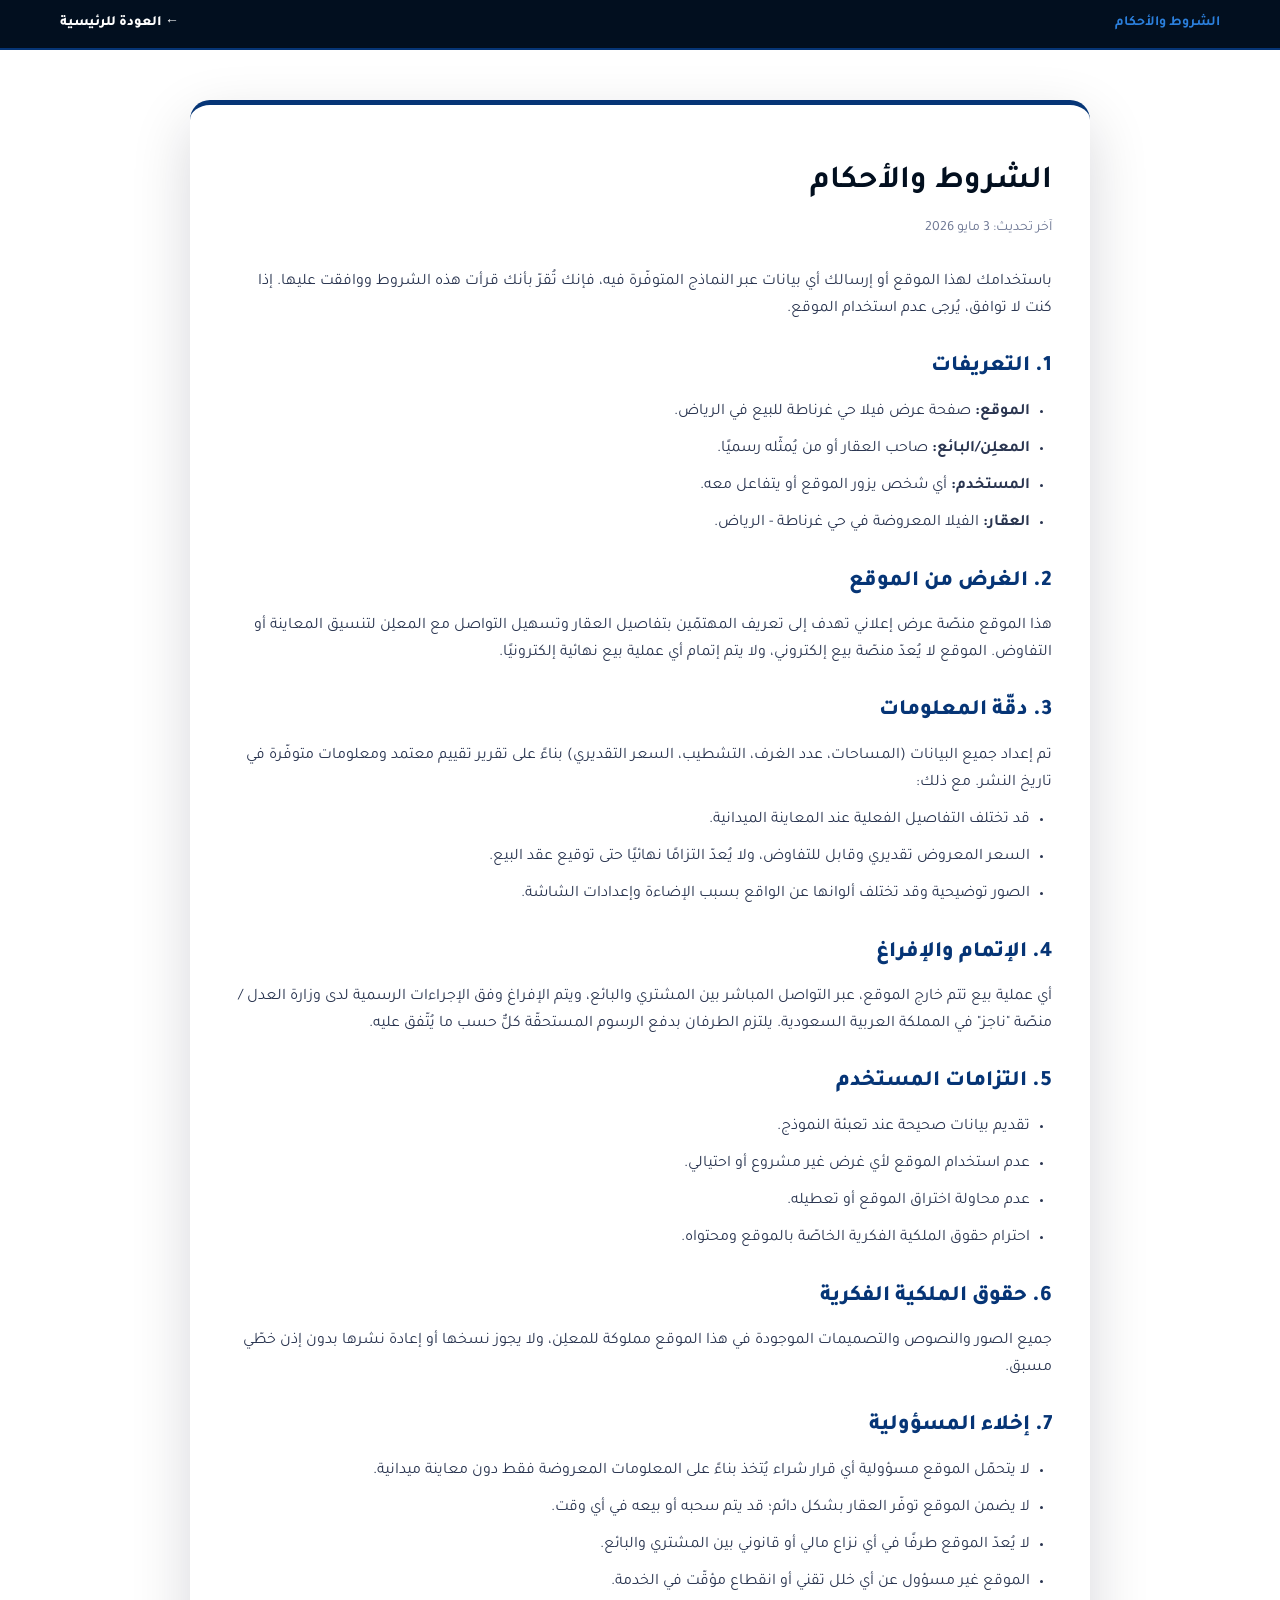
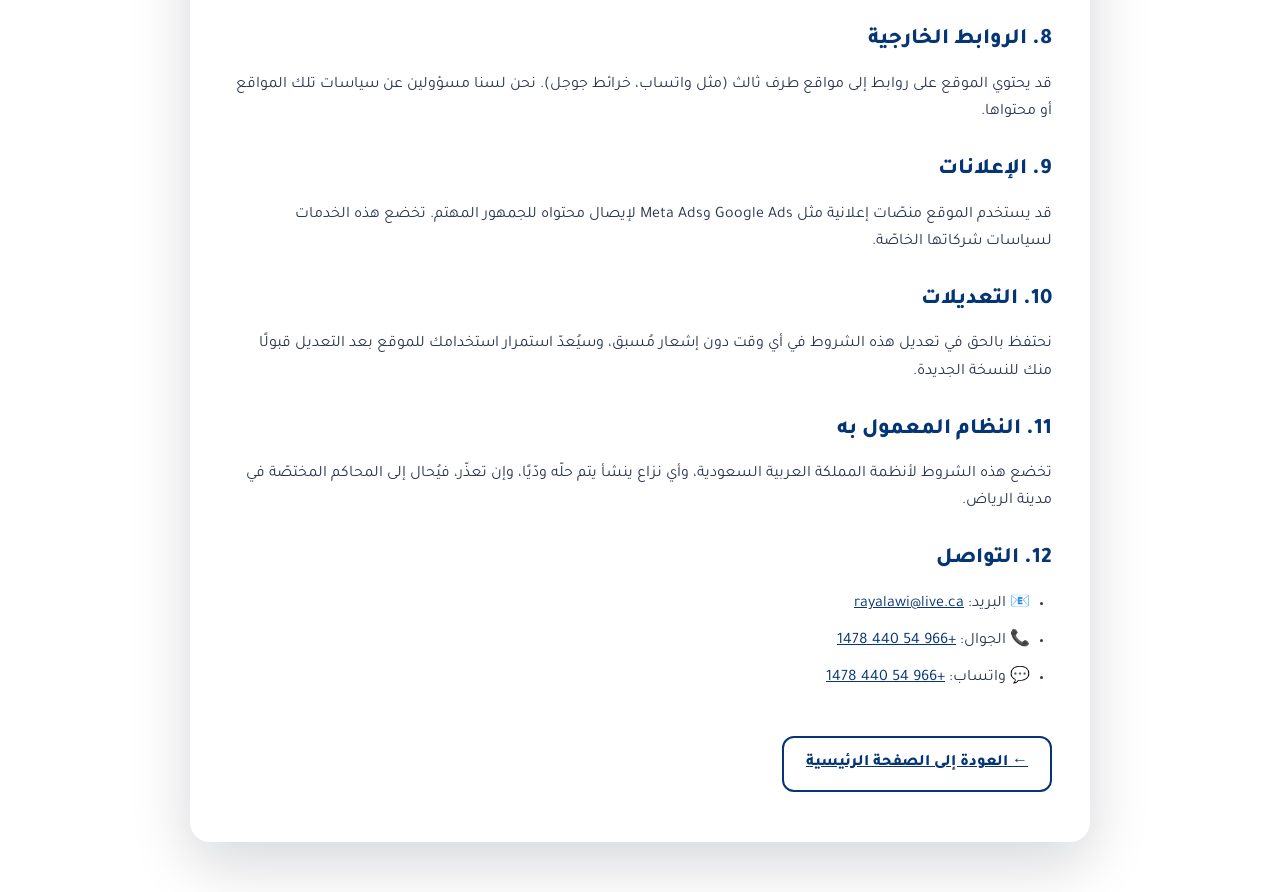
<file: terms.html>
<!DOCTYPE html>
<html lang="ar" dir="rtl">
<head>
<meta charset="UTF-8" />
<meta name="viewport" content="width=device-width, initial-scale=1.0" />

<!-- Google tag (gtag.js) -->
<script async src="https://www.googletagmanager.com/gtag/js?id=AW-18141501943"></script>
<script>
  window.dataLayer = window.dataLayer || [];
  function gtag(){dataLayer.push(arguments);}
  gtag('js', new Date());
  gtag('config', 'AW-18141501943');
</script>

<title>الشروط والأحكام - فيلا غرناطة للبيع</title>
<meta name="description" content="الشروط والأحكام الخاصة باستخدام موقع عرض فيلا حي غرناطة للبيع في الرياض." />
<meta name="robots" content="index, follow" />
<link rel="canonical" href="https://villainriyadh.com/terms.html" />
<link rel="icon" type="image/svg+xml" href="images/rega-logo.svg" />
<link rel="preconnect" href="https://fonts.googleapis.com" />
<link rel="preconnect" href="https://fonts.gstatic.com" crossorigin />
<link href="https://fonts.googleapis.com/css2?family=Tajawal:wght@400;500;700;900&display=swap" rel="stylesheet" />
<link rel="stylesheet" href="styles.css" />
</head>
<body>
<div class="topbar">
  <div class="container topbar-inner">
    <span class="topbar-tag">الشروط والأحكام</span>
    <a href="index.html" class="topbar-phone">← العودة للرئيسية</a>
  </div>
</div>

<main class="legal-page">
  <h1>الشروط والأحكام</h1>
  <p class="updated">آخر تحديث: 3 مايو 2026</p>

  <p>باستخدامك لهذا الموقع أو إرسالك أي بيانات عبر النماذج المتوفّرة فيه، فإنك تُقرّ بأنك
  قرأت هذه الشروط ووافقت عليها. إذا كنت لا توافق، يُرجى عدم استخدام الموقع.</p>

  <h2>1. التعريفات</h2>
  <ul>
    <li><b>الموقع:</b> صفحة عرض فيلا حي غرناطة للبيع في الرياض.</li>
    <li><b>المعلِن/البائع:</b> صاحب العقار أو من يُمثّله رسميًا.</li>
    <li><b>المستخدم:</b> أي شخص يزور الموقع أو يتفاعل معه.</li>
    <li><b>العقار:</b> الفيلا المعروضة في حي غرناطة - الرياض.</li>
  </ul>

  <h2>2. الغرض من الموقع</h2>
  <p>هذا الموقع منصّة عرض إعلاني تهدف إلى تعريف المهتمّين بتفاصيل العقار وتسهيل التواصل مع
  المعلِن لتنسيق المعاينة أو التفاوض. الموقع لا يُعدّ منصّة بيع إلكتروني، ولا يتم إتمام أي
  عملية بيع نهائية إلكترونيًا.</p>

  <h2>3. دقّة المعلومات</h2>
  <p>تم إعداد جميع البيانات (المساحات، عدد الغرف، التشطيب، السعر التقديري) بناءً على تقرير
  تقييم معتمد ومعلومات متوفّرة في تاريخ النشر. مع ذلك:</p>
  <ul>
    <li>قد تختلف التفاصيل الفعلية عند المعاينة الميدانية.</li>
    <li>السعر المعروض تقديري وقابل للتفاوض، ولا يُعدّ التزامًا نهائيًا حتى توقيع عقد البيع.</li>
    <li>الصور توضيحية وقد تختلف ألوانها عن الواقع بسبب الإضاءة وإعدادات الشاشة.</li>
  </ul>

  <h2>4. الإتمام والإفراغ</h2>
  <p>أي عملية بيع تتم خارج الموقع، عبر التواصل المباشر بين المشتري والبائع، ويتم الإفراغ
  وفق الإجراءات الرسمية لدى وزارة العدل / منصّة "ناجز" في المملكة العربية السعودية. يلتزم
  الطرفان بدفع الرسوم المستحقّة كلٌّ حسب ما يُتّفق عليه.</p>

  <h2>5. التزامات المستخدم</h2>
  <ul>
    <li>تقديم بيانات صحيحة عند تعبئة النموذج.</li>
    <li>عدم استخدام الموقع لأي غرض غير مشروع أو احتيالي.</li>
    <li>عدم محاولة اختراق الموقع أو تعطيله.</li>
    <li>احترام حقوق الملكية الفكرية الخاصّة بالموقع ومحتواه.</li>
  </ul>

  <h2>6. حقوق الملكية الفكرية</h2>
  <p>جميع الصور والنصوص والتصميمات الموجودة في هذا الموقع مملوكة للمعلِن، ولا يجوز نسخها أو
  إعادة نشرها بدون إذن خطّي مسبق.</p>

  <h2>7. إخلاء المسؤولية</h2>
  <ul>
    <li>لا يتحمّل الموقع مسؤولية أي قرار شراء يُتخذ بناءً على المعلومات المعروضة فقط دون معاينة ميدانية.</li>
    <li>لا يضمن الموقع توفّر العقار بشكل دائم؛ قد يتم سحبه أو بيعه في أي وقت.</li>
    <li>لا يُعدّ الموقع طرفًا في أي نزاع مالي أو قانوني بين المشتري والبائع.</li>
    <li>الموقع غير مسؤول عن أي خلل تقني أو انقطاع مؤقّت في الخدمة.</li>
  </ul>

  <h2>8. الروابط الخارجية</h2>
  <p>قد يحتوي الموقع على روابط إلى مواقع طرف ثالث (مثل واتساب، خرائط جوجل). نحن لسنا
  مسؤولين عن سياسات تلك المواقع أو محتواها.</p>

  <h2>9. الإعلانات</h2>
  <p>قد يستخدم الموقع منصّات إعلانية مثل Google Ads وMeta Ads لإيصال محتواه للجمهور المهتم.
  تخضع هذه الخدمات لسياسات شركاتها الخاصّة.</p>

  <h2>10. التعديلات</h2>
  <p>نحتفظ بالحق في تعديل هذه الشروط في أي وقت دون إشعار مُسبق، وسيُعدّ استمرار استخدامك
  للموقع بعد التعديل قبولًا منك للنسخة الجديدة.</p>

  <h2>11. النظام المعمول به</h2>
  <p>تخضع هذه الشروط لأنظمة المملكة العربية السعودية، وأي نزاع ينشأ يتم حلّه ودّيًا، وإن
  تعذّر، فيُحال إلى المحاكم المختصّة في مدينة الرياض.</p>

  <h2>12. التواصل</h2>
  <ul>
    <li>📧 البريد: <a href="mailto:rayalawi@live.ca">rayalawi@live.ca</a></li>
    <li>📞 الجوال: <a href="tel:+966544401478">+966 54 440 1478</a></li>
    <li>💬 واتساب: <a href="https://wa.me/966544401478" target="_blank" rel="noopener">+966 54 440 1478</a></li>
  </ul>

  <a href="index.html" class="legal-back">← العودة إلى الصفحة الرئيسية</a>
</main>
</body>
</html>
</file>
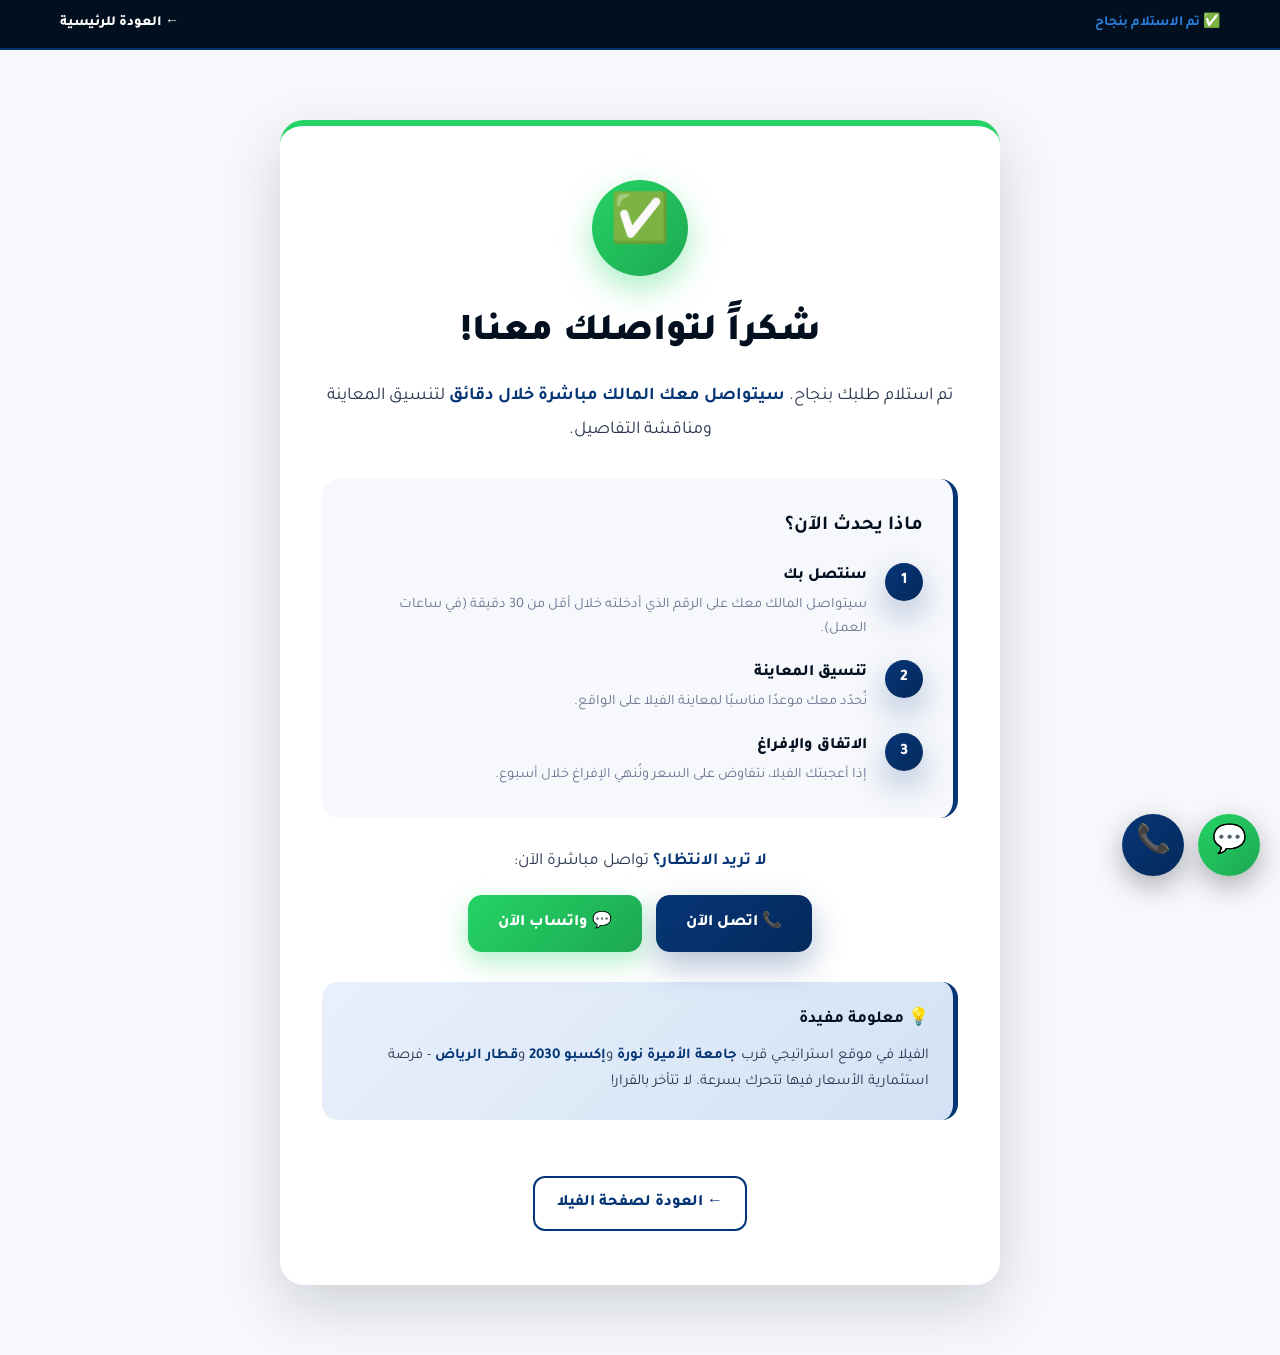
<file: thank-you.html>
<!DOCTYPE html>
<html lang="ar" dir="rtl">
<head>
<meta charset="UTF-8" />
<meta name="viewport" content="width=device-width, initial-scale=1.0" />
<title>شكراً لتواصلك - فيلا غرناطة</title>
<meta name="description" content="تم استلام طلبك بنجاح، سيتواصل معك المالك خلال دقائق." />
<meta name="robots" content="noindex, follow" />
<link rel="icon" type="image/svg+xml" href="images/rega-logo.svg" />
<link rel="preconnect" href="https://fonts.googleapis.com" />
<link rel="preconnect" href="https://fonts.gstatic.com" crossorigin />
<link href="https://fonts.googleapis.com/css2?family=Tajawal:wght@400;500;700;800;900&display=swap" rel="stylesheet" />
<link rel="stylesheet" href="styles.css" />

<!-- Google tag (gtag.js) -->
<script async src="https://www.googletagmanager.com/gtag/js?id=AW-18141501943"></script>
<script>
  window.dataLayer = window.dataLayer || [];
  function gtag(){dataLayer.push(arguments);}
  gtag('js', new Date());
  gtag('config', 'AW-18141501943');
  // Fire form-submission conversion on thank-you page load
  gtag('event', 'conversion', {'send_to': 'AW-18141501943/9hFvCP3D46ccEPezxcpD'});
</script>
</head>
<body>

<div class="topbar">
  <div class="container topbar-inner">
    <span class="topbar-tag">✅ تم الاستلام بنجاح</span>
    <a href="index.html" class="topbar-phone">← العودة للرئيسية</a>
  </div>
</div>

<main class="thank-you">
  <div class="container ty-content">
    <div class="ty-icon">✅</div>
    <h1>شكراً لتواصلك معنا!</h1>
    <p class="ty-lead">تم استلام طلبك بنجاح. <b>سيتواصل معك المالك مباشرة خلال دقائق</b> لتنسيق المعاينة ومناقشة التفاصيل.</p>

    <div class="ty-steps">
      <h3>ماذا يحدث الآن؟</h3>
      <div class="ty-step"><span class="ty-num">1</span><div><b>سنتصل بك</b><p>سيتواصل المالك معك على الرقم الذي أدخلته خلال أقل من 30 دقيقة (في ساعات العمل).</p></div></div>
      <div class="ty-step"><span class="ty-num">2</span><div><b>تنسيق المعاينة</b><p>نُحدّد معك موعدًا مناسبًا لمعاينة الفيلا على الواقع.</p></div></div>
      <div class="ty-step"><span class="ty-num">3</span><div><b>الاتفاق والإفراغ</b><p>إذا أعجبتك الفيلا، نتفاوض على السعر ونُنهي الإفراغ خلال أسبوع.</p></div></div>
    </div>

    <div class="ty-actions">
      <p><b>لا تريد الانتظار؟</b> تواصل مباشرة الآن:</p>
      <div class="hero-cta">
        <a href="tel:+966544401478" class="btn btn-primary" data-trigger="call" data-trigger-source="thank-you">📞 اتصل الآن</a>
        <a href="https://wa.me/966544401478?text=مرحباً، أرسلت طلبًا للتو وأرغب بالتواصل المباشر" target="_blank" rel="noopener" class="btn btn-whatsapp" data-trigger="whatsapp" data-trigger-source="thank-you">💬 واتساب الآن</a>
      </div>
    </div>

    <div class="ty-tip">
      <h4>💡 معلومة مفيدة</h4>
      <p>الفيلا في موقع استراتيجي قرب <b>جامعة الأميرة نورة</b> و<b>إكسبو 2030</b> و<b>قطار الرياض</b> - فرصة استثمارية الأسعار فيها تتحرك بسرعة. لا تتأخر بالقرار!</p>
    </div>

    <a href="index.html" class="legal-back">← العودة لصفحة الفيلا</a>
  </div>
</main>

<a href="https://wa.me/966544401478" target="_blank" rel="noopener" class="float-wa" aria-label="واتساب" data-trigger="whatsapp" data-trigger-source="float">💬</a>
<a href="tel:+966544401478" class="float-call" aria-label="اتصال" data-trigger="call" data-trigger-source="float">📞</a>

<script>
  document.addEventListener('click', function(e){
    var t = e.target.closest('[data-trigger]');
    if(!t) return;
    var trigger = t.dataset.trigger;
    var source = t.dataset.triggerSource || 'unknown';
    (window.dataLayer = window.dataLayer || []).push({event:'cta_click', trigger:trigger, source:source});
    if (typeof gtag === 'function') gtag('event', trigger + '_click', { source: source });
    if (typeof fbq === 'function') fbq('trackCustom', trigger === 'call' ? 'Call' : 'WhatsAppClick', { source: source });
  }, false);

  /* Optional: fire conversion ping once on thank-you load — uncomment when ready
  if (typeof gtag === 'function') gtag('event','conversion',{send_to:'AW-XXXXXXX/CONV_LABEL'});
  if (typeof fbq === 'function') fbq('track','Lead'); */
</script>

</body>
</html>
</file>
<file: styles.css>
/* ===== Base ===== */
* { box-sizing: border-box; margin: 0; padding: 0; }
html { scroll-behavior: smooth; }
body {
  font-family: 'Tajawal', 'Segoe UI', Tahoma, sans-serif;
  color: #020f1f;
  background: #ffffff;
  line-height: 1.7;
  font-size: 16px;
  overflow-x: hidden;
}
a { color: inherit; text-decoration: none; }
img { max-width: 100%; display: block; }
.container { max-width: 1200px; margin: 0 auto; padding: 0 20px; }

:root {
  --black: #020f1f;       /* primary dark */
  --blue: #063576;        /* primary brand */
  --blue-deep: #052a5c;
  --blue-light: #1d62b8;
  --blue-glow: #2b7fdc;
  --white: #ffffff;
  --gray-50: #f6f8fc;
  --gray-100: #ecf0f8;
  --gray-200: #d6dcea;
  --gray-500: #6b7592;
  --green: #25d366;
  --green-dark: #1da851;
  --red: #e63946;
  --shadow-sm: 0 4px 14px rgba(2, 15, 31, 0.06);
  --shadow: 0 10px 30px rgba(2, 15, 31, 0.08);
  --shadow-lg: 0 22px 60px rgba(2, 15, 31, 0.16);
  --shadow-blue: 0 14px 32px rgba(6, 53, 118, 0.30);
}

/* ===== Buttons ===== */
.btn {
  display: inline-flex; align-items: center; justify-content: center; gap: 8px;
  padding: 15px 30px; border-radius: 14px; font-weight: 800; font-size: 16px;
  border: 0; cursor: pointer; transition: transform .25s, box-shadow .25s, background .25s;
  font-family: inherit; position: relative; overflow: hidden;
}
.btn::before {
  content: ''; position: absolute; inset: 0;
  background: linear-gradient(120deg, transparent 30%, rgba(255,255,255,.2) 50%, transparent 70%);
  transform: translateX(-100%); transition: transform .6s;
}
.btn:hover::before { transform: translateX(100%); }
.btn-primary {
  background: linear-gradient(135deg, var(--blue) 0%, var(--blue-deep) 100%);
  color: #fff; box-shadow: var(--shadow-blue);
}
.btn-primary:hover { transform: translateY(-3px); box-shadow: 0 18px 38px rgba(6,53,118,.45); }
.btn-whatsapp {
  background: linear-gradient(135deg, var(--green) 0%, var(--green-dark) 100%);
  color: #fff; box-shadow: 0 10px 26px rgba(37,211,102,.35);
}
.btn-whatsapp:hover { transform: translateY(-3px); box-shadow: 0 18px 38px rgba(37,211,102,.5); }
.btn-outline {
  background: rgba(255,255,255,.08); color: #fff;
  border: 2px solid rgba(255,255,255,.5); backdrop-filter: blur(10px);
}
.btn-outline:hover { background: rgba(255,255,255,.18); transform: translateY(-2px); }
.btn-block { width: 100%; }

/* ===== Topbar ===== */
.topbar {
  background: var(--black); color: #fff;
  padding: 12px 0; font-size: 14px;
  border-bottom: 2px solid var(--blue);
}
.topbar-inner { display: flex; justify-content: space-between; align-items: center; flex-wrap: wrap; gap: 8px; }
.topbar-tag { color: var(--blue-glow); font-weight: 700; }
.topbar-phone { font-weight: 800; transition: color .2s; color: #fff; }
.topbar-phone:hover { color: var(--blue-glow); }

/* ===== Hero ===== */
.hero {
  position: relative; min-height: 95vh; display: flex; align-items: center;
  background:
    linear-gradient(135deg, rgba(2,15,31,.9) 0%, rgba(6,53,118,.78) 100%),
    url('images/exterior.png') center/cover no-repeat;
  color: #fff; padding: 90px 0 70px;
}
.hero::after {
  content: ''; position: absolute; bottom: -1px; left: 0; right: 0; height: 80px;
  background: linear-gradient(180deg, transparent, var(--white));
  pointer-events: none;
}
.hero-content { position: relative; z-index: 2; max-width: 920px; }
.hero-badge {
  display: inline-block;
  background: linear-gradient(135deg, var(--blue) 0%, var(--blue-deep) 100%);
  color: #fff; padding: 9px 24px; border-radius: 30px; font-weight: 800; font-size: 14px;
  margin-bottom: 22px; letter-spacing: .5px; box-shadow: var(--shadow-blue);
  animation: badge-pulse 3s ease-in-out infinite;
}
@keyframes badge-pulse {
  0%, 100% { transform: scale(1); }
  50% { transform: scale(1.04); }
}
.hero h1 {
  font-size: clamp(28px, 5.5vw, 56px); font-weight: 900; line-height: 1.2;
  margin-bottom: 22px; text-shadow: 0 4px 24px rgba(0,0,0,.4);
  animation: fade-up .8s ease-out;
}
.hero-h1-sub { color: var(--blue-glow); font-size: .65em; font-weight: 700; }
.hero-sub {
  font-size: clamp(15px, 2vw, 19px); margin-bottom: 32px; max-width: 760px;
  color: #e6edfa; line-height: 1.85;
  animation: fade-up 1s ease-out;
}
.hero-sub b { color: var(--blue-glow); font-weight: 800; }
@keyframes fade-up {
  from { opacity: 0; transform: translateY(20px); }
  to { opacity: 1; transform: translateY(0); }
}
.hero-stats {
  display: grid; grid-template-columns: repeat(3, 1fr);
  gap: 16px; margin-bottom: 32px; max-width: 620px;
}
.stat {
  background: rgba(255,255,255,.08); backdrop-filter: blur(14px);
  border: 1px solid rgba(255,255,255,.18);
  padding: 20px 12px; border-radius: 16px; text-align: center;
  transition: all .3s;
}
.stat:hover { transform: translateY(-4px); border-color: var(--blue-glow); background: rgba(255,255,255,.12); }
.stat-num { display: block; font-size: clamp(24px, 4.5vw, 38px); font-weight: 900; color: #fff; line-height: 1; }
.stat-lbl { display: block; font-size: 13px; color: #c7d2e6; margin-top: 6px; font-weight: 600; }
.hero-cta { display: flex; flex-wrap: wrap; gap: 14px; margin-bottom: 18px; }
.hero-note { font-size: 14.5px; color: #c7d2e6; font-weight: 600; }

/* ===== Urgency banner ===== */
.urgency {
  background: linear-gradient(135deg, var(--blue) 0%, var(--blue-deep) 100%);
  padding: 32px 0; color: #fff;
  position: relative; z-index: 3;
  margin-top: -40px; border-radius: 22px 22px 0 0;
  box-shadow: 0 -10px 30px rgba(0,0,0,.1);
}
.urgency-grid {
  display: grid; grid-template-columns: repeat(auto-fit, minmax(200px, 1fr));
  gap: 20px; align-items: center;
}
.urgency-grid > div {
  display: flex; flex-direction: column; align-items: center; text-align: center;
  padding: 8px; transition: transform .25s;
}
.urgency-grid > div:hover { transform: translateY(-4px); }
.urgency-icon { font-size: 34px; margin-bottom: 8px; }
.urgency-grid b { font-size: 18px; font-weight: 800; }
.urgency-grid small { font-size: 13px; opacity: .9; margin-top: 2px; }

/* ===== Section badges + titles ===== */
.section-badge {
  display: inline-block;
  background: linear-gradient(135deg, var(--blue), var(--blue-deep));
  color: #fff; padding: 6px 18px; border-radius: 22px;
  font-size: 13px; font-weight: 800; margin-bottom: 14px;
  box-shadow: 0 6px 16px rgba(6,53,118,.25);
}
.section-title {
  font-size: clamp(26px, 4vw, 42px); font-weight: 900;
  color: var(--black); text-align: center; margin-bottom: 12px;
  position: relative; padding-bottom: 18px;
}
.section-title::after {
  content: ''; position: absolute; right: 50%; transform: translateX(50%);
  bottom: 0; width: 80px; height: 4px;
  background: linear-gradient(90deg, var(--blue), var(--blue-glow));
  border-radius: 4px;
}
.section-title-right { text-align: right; }
.section-title-right::after { right: 0; transform: none; }
.section-sub {
  text-align: center; color: var(--gray-500); margin-bottom: 40px;
  font-size: 17px; max-width: 700px; margin-right: auto; margin-left: auto;
}

/* ===== Location section ===== */
.location {
  padding: 90px 0 80px;
  background:
    radial-gradient(circle at 90% 10%, rgba(6,53,118,.06), transparent 50%),
    radial-gradient(circle at 10% 90%, rgba(43,127,220,.06), transparent 50%),
    var(--white);
  text-align: center;
}
.location-grid {
  display: grid; grid-template-columns: repeat(auto-fit, minmax(280px, 1fr));
  gap: 22px; margin: 30px 0 40px;
  text-align: right;
}
.loc-card {
  background: #fff; padding: 30px 26px; border-radius: 20px;
  border: 1px solid var(--gray-200);
  box-shadow: var(--shadow-sm); transition: all .35s;
  position: relative; overflow: hidden;
}
.loc-card::before {
  content: ''; position: absolute; top: 0; right: 0; left: 0; height: 4px;
  background: linear-gradient(90deg, var(--blue-glow), var(--blue));
  transform: scaleX(0); transform-origin: right; transition: transform .4s;
}
.loc-card:hover { transform: translateY(-8px); box-shadow: var(--shadow-lg); border-color: var(--blue); }
.loc-card:hover::before { transform: scaleX(1); }
.loc-card.highlight {
  background: linear-gradient(135deg, var(--black) 0%, var(--blue-deep) 100%);
  color: #fff; border-color: var(--blue);
  box-shadow: var(--shadow-blue);
}
.loc-card.highlight h3 { color: #fff; }
.loc-card.highlight p { color: #d4dcef; }
.loc-card.highlight .loc-tag { background: rgba(43,127,220,.25); color: #fff; }
.loc-icon { font-size: 46px; display: block; margin-bottom: 14px; }
.loc-card h3 { color: var(--black); margin-bottom: 10px; font-size: 20px; font-weight: 800; }
.loc-card p { color: var(--gray-500); font-size: 15px; margin-bottom: 14px; }
.loc-card b { color: var(--blue); }
.loc-card.highlight b { color: var(--blue-glow); }
.loc-tag {
  display: inline-block; background: rgba(6,53,118,.08); color: var(--blue);
  padding: 5px 14px; border-radius: 22px; font-size: 12.5px; font-weight: 700;
}
.location-cta {
  background: #fff; padding: 32px; border-radius: 20px;
  border: 2px dashed var(--blue); margin-top: 30px;
  display: flex; flex-direction: column; align-items: center; gap: 18px;
}
.location-cta p { font-size: 17px; max-width: 700px; color: var(--black); }
.location-cta b { color: var(--blue); }

/* ===== Highlights ===== */
.highlights { padding: 80px 0; background: var(--gray-50); }
.highlights-grid {
  display: grid; grid-template-columns: repeat(auto-fit, minmax(220px, 1fr));
  gap: 22px; margin-top: 32px;
}
.hl {
  text-align: center; padding: 32px 24px; border-radius: 20px;
  background: #fff; border: 1px solid var(--gray-200);
  transition: all .3s;
}
.hl:hover { transform: translateY(-6px); box-shadow: var(--shadow-lg); border-color: var(--blue); }
.hl span { font-size: 44px; display: block; margin-bottom: 14px; }
.hl h3 { font-size: 19px; font-weight: 800; margin-bottom: 8px; color: var(--black); }
.hl p { color: var(--gray-500); font-size: 14.5px; }

/* ===== Carousel ===== */
.gallery { padding: 80px 0; background: var(--white); text-align: center; }
.carousel {
  position: relative; max-width: 1100px; margin: 30px auto 0;
}
.car-stage {
  position: relative; border-radius: 22px; overflow: hidden;
  background: var(--black); aspect-ratio: 16/10;
  box-shadow: var(--shadow-lg);
}
.car-track {
  position: relative; width: 100%; height: 100%;
}
.car-slide {
  position: absolute; inset: 0; opacity: 0; transition: opacity .55s ease, transform .55s ease;
  transform: scale(1.04);
}
.car-slide.active { opacity: 1; transform: scale(1); z-index: 2; }
.car-slide img {
  width: 100%; height: 100%; object-fit: cover; display: block;
}
.car-caption {
  position: absolute; bottom: 0; right: 0; left: 0;
  padding: 22px 24px 18px;
  background: linear-gradient(to top, rgba(2,15,31,.92), transparent);
  color: #fff; z-index: 3;
  display: flex; justify-content: space-between; align-items: center;
  flex-wrap: wrap; gap: 8px;
}
.car-counter {
  background: var(--blue); padding: 5px 14px; border-radius: 20px;
  font-size: 13px; font-weight: 800; box-shadow: var(--shadow-blue);
}
.car-label {
  font-size: 17px; font-weight: 800; text-shadow: 0 2px 6px rgba(0,0,0,.5);
}
.car-arrow {
  position: absolute; top: 50%; transform: translateY(-50%);
  z-index: 5; width: 54px; height: 54px; border-radius: 50%;
  background: rgba(255,255,255,.92); border: 0; cursor: pointer;
  font-size: 32px; font-weight: 700; color: var(--black);
  display: flex; align-items: center; justify-content: center;
  box-shadow: 0 6px 22px rgba(0,0,0,.25);
  transition: all .25s;
  line-height: 1; padding-bottom: 4px;
}
.car-arrow:hover { background: var(--blue); color: #fff; transform: translateY(-50%) scale(1.08); }
.car-prev { right: 16px; }
.car-next { left: 16px; }

.car-thumbs {
  display: flex; gap: 10px; margin-top: 16px;
  overflow-x: auto; padding: 6px 4px 14px;
  scrollbar-width: thin; scrollbar-color: var(--blue) var(--gray-200);
}
.car-thumbs::-webkit-scrollbar { height: 8px; }
.car-thumbs::-webkit-scrollbar-track { background: var(--gray-200); border-radius: 4px; }
.car-thumbs::-webkit-scrollbar-thumb { background: var(--blue); border-radius: 4px; }
.car-thumb {
  flex: 0 0 110px; height: 80px; padding: 0; border: 3px solid transparent;
  border-radius: 12px; overflow: hidden; cursor: pointer;
  background: var(--gray-100); transition: all .25s;
  opacity: .65;
}
.car-thumb img { width: 100%; height: 100%; object-fit: cover; display: block; }
.car-thumb:hover { opacity: 1; transform: translateY(-3px); }
.car-thumb.active { opacity: 1; border-color: var(--blue); box-shadow: var(--shadow-blue); }

@media (max-width: 600px) {
  .car-stage { aspect-ratio: 4/3; }
  .car-arrow { width: 44px; height: 44px; font-size: 26px; }
  .car-thumb { flex: 0 0 80px; height: 60px; }
  .car-label { font-size: 15px; }
}

/* ===== About ===== */
.about { padding: 90px 0; background: var(--gray-50); }
.about-grid { display: grid; grid-template-columns: 1.3fr 1fr; gap: 50px; align-items: start; }
.about-text p { margin-bottom: 16px; font-size: 17px; color: #2a3550; line-height: 1.85; }
.about-text b { color: var(--blue); font-weight: 800; }
.hot-banner {
  background: linear-gradient(135deg, #e8f0fb, #d4e2f5);
  padding: 18px 24px; border-radius: 14px; border-right: 5px solid var(--blue);
  margin: 26px 0; font-size: 16px; color: var(--black);
}
.hot-banner b { color: var(--blue); }
.price-box {
  background: linear-gradient(135deg, var(--black) 0%, var(--blue-deep) 100%);
  color: #fff; padding: 30px; border-radius: 20px; margin-top: 26px;
  text-align: center; box-shadow: var(--shadow-blue);
  border: 2px solid var(--blue);
  position: relative; overflow: hidden;
}
.price-box::before {
  content: ''; position: absolute; top: -50%; left: -50%;
  width: 200%; height: 200%;
  background: radial-gradient(circle, rgba(43,127,220,.18), transparent 60%);
  animation: rotate-glow 20s linear infinite;
}
@keyframes rotate-glow { from { transform: rotate(0deg); } to { transform: rotate(360deg); } }
.price-box > * { position: relative; z-index: 1; }
.price-lbl { display: block; font-size: 14px; color: #b9cae6; margin-bottom: 8px; font-weight: 600; }
.price-val { display: block; font-size: clamp(30px, 5vw, 48px); font-weight: 900; color: #fff; }
.price-note { display: block; font-size: 14px; color: #d4dcef; margin-top: 8px; font-weight: 600; }

.about-spec {
  background: #fff; padding: 34px 30px; border-radius: 20px;
  border: 2px solid var(--blue); position: sticky; top: 20px;
  box-shadow: var(--shadow);
}
.about-spec h3 { color: var(--black); margin-bottom: 18px; font-size: 22px; font-weight: 800; }
.about-spec ul { list-style: none; }
.about-spec li {
  display: flex; justify-content: space-between; padding: 12px 0;
  border-bottom: 1px dashed var(--gray-200); font-size: 15px;
}
.about-spec li:last-child { border-bottom: 0; }
.about-spec li span { color: var(--gray-500); }
.about-spec li b { color: var(--black); font-weight: 800; }

@media (max-width: 768px) {
  .about-grid { grid-template-columns: 1fr; gap: 30px; }
  .about-spec { position: static; }
}

/* ===== Layout ===== */
.layout { padding: 90px 0; background: var(--white); text-align: center; }
.layout-grid {
  display: grid; grid-template-columns: repeat(auto-fit, minmax(280px, 1fr));
  gap: 24px; margin-top: 32px; text-align: right;
}
.layout-card {
  background: #fff; padding: 34px 28px; border-radius: 20px;
  border-top: 5px solid var(--blue); box-shadow: var(--shadow);
  transition: all .3s; border: 1px solid var(--gray-200); border-top: 5px solid var(--blue);
}
.layout-card:hover { transform: translateY(-6px); box-shadow: var(--shadow-lg); border-top-color: var(--blue-glow); }
.layout-card h3 { color: var(--black); margin-bottom: 18px; font-size: 22px; font-weight: 800; }
.layout-card ul { list-style: none; }
.layout-card li { padding: 9px 0; border-bottom: 1px dashed var(--gray-200); }
.layout-card li::before { content: '◆ '; color: var(--blue); font-size: 12px; margin-left: 6px; }

/* ===== Why now ===== */
.why-now {
  padding: 90px 0;
  background: linear-gradient(135deg, var(--black) 0%, var(--blue-deep) 100%);
  color: #fff; text-align: center;
  position: relative; overflow: hidden;
}
.why-now::before {
  content: ''; position: absolute; top: -50%; right: -10%;
  width: 600px; height: 600px; border-radius: 50%;
  background: radial-gradient(circle, rgba(43,127,220,.15), transparent 70%);
  pointer-events: none;
}
.why-now .section-title { color: #fff; }
.why-now .section-title::after { background: linear-gradient(90deg, var(--blue-glow), var(--blue-light)); }
.why-grid {
  display: grid; grid-template-columns: repeat(auto-fit, minmax(260px, 1fr));
  gap: 22px; margin-top: 40px; text-align: right;
  position: relative;
}
.why-card {
  background: rgba(255,255,255,.05); backdrop-filter: blur(12px);
  padding: 34px 28px; border-radius: 20px;
  border: 1px solid rgba(43,127,220,.25);
  transition: all .3s;
}
.why-card:hover { border-color: var(--blue-glow); transform: translateY(-6px); background: rgba(255,255,255,.09); }
.why-num {
  display: block; font-size: 42px; font-weight: 900;
  color: var(--blue-glow); opacity: .65; line-height: 1; margin-bottom: 14px;
}
.why-card h3 { color: #fff; font-size: 20px; font-weight: 800; margin-bottom: 10px; }
.why-card p { color: #c7d2e6; font-size: 15px; line-height: 1.75; }

/* ===== Lead form ===== */
.lead {
  padding: 90px 0;
  background: var(--gray-50);
}
.lead-grid { display: grid; grid-template-columns: 1fr 1.1fr; gap: 50px; align-items: start; }
.lead-text p { color: #2a3550; margin: 18px 0 26px; font-size: 17px; line-height: 1.85; }
.contact-quick { display: flex; flex-direction: column; gap: 12px; margin-bottom: 24px; }
.trust-list {
  list-style: none; background: #fff; padding: 24px 28px; border-radius: 16px;
  border-right: 5px solid var(--blue); box-shadow: var(--shadow);
}
.trust-list li { padding: 7px 0; font-size: 15px; font-weight: 600; color: var(--black); }

.lead-form {
  background: #fff; padding: 38px; border-radius: 22px;
  box-shadow: var(--shadow-lg); border-top: 6px solid var(--blue);
}
.lead-form h3 { color: var(--black); margin-bottom: 22px; font-size: 24px; font-weight: 800; }
.lead-form label { display: block; margin-bottom: 14px; font-weight: 600; font-size: 14.5px; }
.lead-form label span { color: var(--red); }
.lead-form input[type=text], .lead-form input[type=tel], .lead-form input[type=email],
.lead-form select, .lead-form textarea {
  width: 100%; padding: 14px 16px; margin-top: 6px;
  border: 1.5px solid var(--gray-200); border-radius: 12px;
  font-family: inherit; font-size: 15px; background: var(--gray-50);
  transition: all .2s; color: var(--black);
}
.lead-form input:focus, .lead-form select:focus, .lead-form textarea:focus {
  outline: none; border-color: var(--blue); background: #fff;
  box-shadow: 0 0 0 4px rgba(6,53,118,.12);
}
.lead-form .check { display: flex; align-items: flex-start; gap: 10px; font-size: 13.5px; color: var(--gray-500); margin: 16px 0; }
.lead-form .check input { margin-top: 5px; flex-shrink: 0; }
.lead-form .check a { color: var(--blue); text-decoration: underline; }
.form-note { font-size: 13px; color: var(--gray-500); text-align: center; margin-top: 14px; }

@media (max-width: 768px) { .lead-grid { grid-template-columns: 1fr; gap: 30px; } }

/* ===== FAQ ===== */
.faq { padding: 90px 0; background: var(--white); }
.faq details {
  background: var(--gray-50); border-radius: 14px; margin-bottom: 12px;
  padding: 18px 26px; border-right: 4px solid var(--blue);
  transition: all .25s;
}
.faq details:hover { background: #fff; box-shadow: var(--shadow); }
.faq details[open] { background: #fff; box-shadow: var(--shadow); border-right-color: var(--blue-glow); }
.faq summary {
  font-weight: 800; cursor: pointer; color: var(--black); font-size: 17px;
  list-style: none; user-select: none;
}
.faq summary::-webkit-details-marker { display: none; }
.faq summary::after { content: '+'; color: var(--blue); float: left; font-size: 26px; line-height: 1; font-weight: 300; }
.faq details[open] summary::after { content: '−'; }
.faq details p { margin-top: 12px; color: #2a3550; line-height: 1.8; }
.faq details b { color: var(--blue); }

/* ===== Final CTA ===== */
.final-cta {
  padding: 90px 0;
  background:
    linear-gradient(135deg, rgba(2,15,31,.94), rgba(6,53,118,.88)),
    url('images/exterior.png') center/cover;
  color: #fff; text-align: center;
}
.final-cta h2 { font-size: clamp(28px, 4.5vw, 44px); margin-bottom: 14px; color: #fff; font-weight: 900; }
.final-cta p { margin-bottom: 30px; font-size: 18px; color: #c7d2e6; line-height: 1.85; }
.final-cta .hero-cta { justify-content: center; }

/* ===== Footer ===== */
.footer {
  background: var(--black);
  color: #c7d2e6; padding: 60px 0 0;
  border-top: 4px solid var(--blue);
}
.footer-grid {
  display: grid; grid-template-columns: repeat(auto-fit, minmax(220px, 1fr));
  gap: 32px; padding-bottom: 30px;
}
.footer h4 { color: #fff; margin-bottom: 16px; font-size: 19px; font-weight: 800; }
.footer p { font-size: 14.5px; margin-bottom: 8px; }
.footer a { transition: color .2s; }
.footer a:hover { color: var(--blue-glow); }

/* License bar with REGA logo */
.license-bar {
  display: flex; justify-content: space-between; align-items: center;
  flex-wrap: wrap; gap: 20px;
  padding: 22px 20px; margin: 0 auto;
  background: rgba(255,255,255,.04);
  border: 1px solid rgba(255,255,255,.08);
  border-radius: 14px;
}
.license-info { display: flex; align-items: center; gap: 14px; flex-wrap: wrap; }
.license-tag {
  background: var(--blue); color: #fff;
  padding: 6px 16px; border-radius: 20px;
  font-size: 13px; font-weight: 800;
}
.license-num {
  font-size: 18px; font-weight: 800; color: #fff; letter-spacing: 1px;
  font-family: 'Tajawal', monospace;
}
.license-logo {
  background: #fff; padding: 10px 16px; border-radius: 10px;
  height: 64px; display: flex; align-items: center;
}
.license-logo img { height: 44px; width: auto; display: block; }

.copy {
  text-align: center; padding: 22px 0; margin-top: 24px;
  border-top: 1px solid rgba(255,255,255,.08); font-size: 13px;
  color: #8b94ad;
}

@media (max-width: 600px) {
  .license-bar { flex-direction: column; text-align: center; }
}

/* ===== Floating buttons ===== */
.float-wa, .float-call {
  position: fixed; bottom: 24px; width: 62px; height: 62px;
  border-radius: 50%; display: flex; align-items: center; justify-content: center;
  font-size: 28px; color: #fff; box-shadow: 0 10px 28px rgba(0,0,0,.3);
  z-index: 999; transition: all .25s;
}
.float-wa {
  background: linear-gradient(135deg, var(--green), var(--green-dark));
  right: 20px; animation: pulse-wa 2.5s infinite;
}
.float-call {
  background: linear-gradient(135deg, var(--blue), var(--blue-deep));
  right: 96px;
  animation: pulse-call 2.5s infinite .8s;
}
.float-wa:hover, .float-call:hover { transform: scale(1.13); }

@keyframes pulse-wa {
  0%, 100% { box-shadow: 0 10px 28px rgba(37,211,102,.4), 0 0 0 0 rgba(37,211,102,.5); }
  50% { box-shadow: 0 10px 28px rgba(37,211,102,.4), 0 0 0 14px rgba(37,211,102,0); }
}
@keyframes pulse-call {
  0%, 100% { box-shadow: 0 10px 28px rgba(6,53,118,.5), 0 0 0 0 rgba(6,53,118,.5); }
  50% { box-shadow: 0 10px 28px rgba(6,53,118,.5), 0 0 0 14px rgba(6,53,118,0); }
}

/* ===== Legal pages ===== */
.legal-page {
  max-width: 900px; margin: 50px auto; padding: 50px 38px;
  background: #fff; border-radius: 20px; box-shadow: var(--shadow-lg);
  border-top: 5px solid var(--blue);
}
.legal-page h1 { color: var(--black); margin-bottom: 8px; font-size: 32px; }
.legal-page .updated { color: var(--gray-500); font-size: 14px; margin-bottom: 28px; }
.legal-page h2 { color: var(--blue); margin: 26px 0 12px; font-size: 22px; font-weight: 800; }
.legal-page p, .legal-page li { color: #2a3550; margin-bottom: 10px; }
.legal-page ul { padding-right: 22px; margin-bottom: 14px; }
.legal-page a { color: var(--blue); text-decoration: underline; }
.legal-back {
  display: inline-block; margin-top: 30px; color: var(--blue);
  font-weight: 800; padding: 12px 22px; border: 2px solid var(--blue);
  border-radius: 12px; transition: all .2s;
}
.legal-back:hover { background: var(--blue); color: #fff; }

/* ===== Thank you page ===== */
.thank-you {
  min-height: 80vh; padding: 70px 0;
  background: var(--gray-50);
}
.ty-content {
  max-width: 720px; background: #fff; padding: 54px 42px;
  border-radius: 24px; box-shadow: var(--shadow-lg);
  text-align: center; border-top: 6px solid var(--green);
  margin: 0 auto;
}
.ty-icon {
  width: 96px; height: 96px; margin: 0 auto 26px;
  background: linear-gradient(135deg, var(--green), var(--green-dark));
  border-radius: 50%; display: flex; align-items: center; justify-content: center;
  font-size: 48px; box-shadow: 0 12px 32px rgba(37,211,102,.4);
  animation: ty-pop .5s ease-out;
}
@keyframes ty-pop {
  0% { transform: scale(0); opacity: 0; }
  60% { transform: scale(1.2); }
  100% { transform: scale(1); opacity: 1; }
}
.ty-content h1 { color: var(--black); font-size: clamp(28px, 4.5vw, 38px); margin-bottom: 14px; font-weight: 900; }
.ty-lead { color: #2a3550; font-size: 18px; margin-bottom: 32px; line-height: 1.85; }
.ty-lead b { color: var(--blue); }
.ty-steps {
  background: var(--gray-50); padding: 30px; border-radius: 18px; text-align: right;
  margin-bottom: 30px; border-right: 5px solid var(--blue);
}
.ty-steps h3 { color: var(--black); margin-bottom: 20px; font-size: 20px; }
.ty-step { display: flex; gap: 18px; margin-bottom: 18px; align-items: flex-start; }
.ty-step:last-child { margin-bottom: 0; }
.ty-num {
  width: 38px; height: 38px; border-radius: 50%; flex-shrink: 0;
  background: linear-gradient(135deg, var(--blue), var(--blue-deep));
  color: #fff; display: flex; align-items: center;
  justify-content: center; font-weight: 800; font-size: 16px;
  box-shadow: var(--shadow-blue);
}
.ty-step b { display: block; color: var(--black); font-size: 16px; margin-bottom: 4px; font-weight: 800; }
.ty-step p { color: var(--gray-500); font-size: 14.5px; line-height: 1.65; }
.ty-actions { margin: 30px 0; }
.ty-actions p { font-size: 17px; color: #2a3550; margin-bottom: 18px; }
.ty-actions b { color: var(--blue); }
.ty-actions .hero-cta { justify-content: center; }
.ty-tip {
  background: linear-gradient(135deg, #e8f0fb, #d4e2f5);
  padding: 24px; border-radius: 16px; text-align: right;
  border-right: 5px solid var(--blue); margin: 26px 0;
}
.ty-tip h4 { color: var(--black); margin-bottom: 8px; font-size: 17px; }
.ty-tip p { color: #2a3550; font-size: 15px; line-height: 1.75; }
.ty-tip b { color: var(--blue); }

/* ===== Mobile fine-tuning ===== */
@media (max-width: 480px) {
  .hero { min-height: auto; padding: 60px 0 60px; }
  .hero-stats { grid-template-columns: 1fr; gap: 12px; }
  .btn { width: 100%; padding: 14px 20px; font-size: 15px; }
  .hero-cta { flex-direction: column; }
  .float-call { right: 92px; }
  .ty-content { padding: 36px 22px; }
  .legal-page { padding: 32px 22px; }
}
</file>
